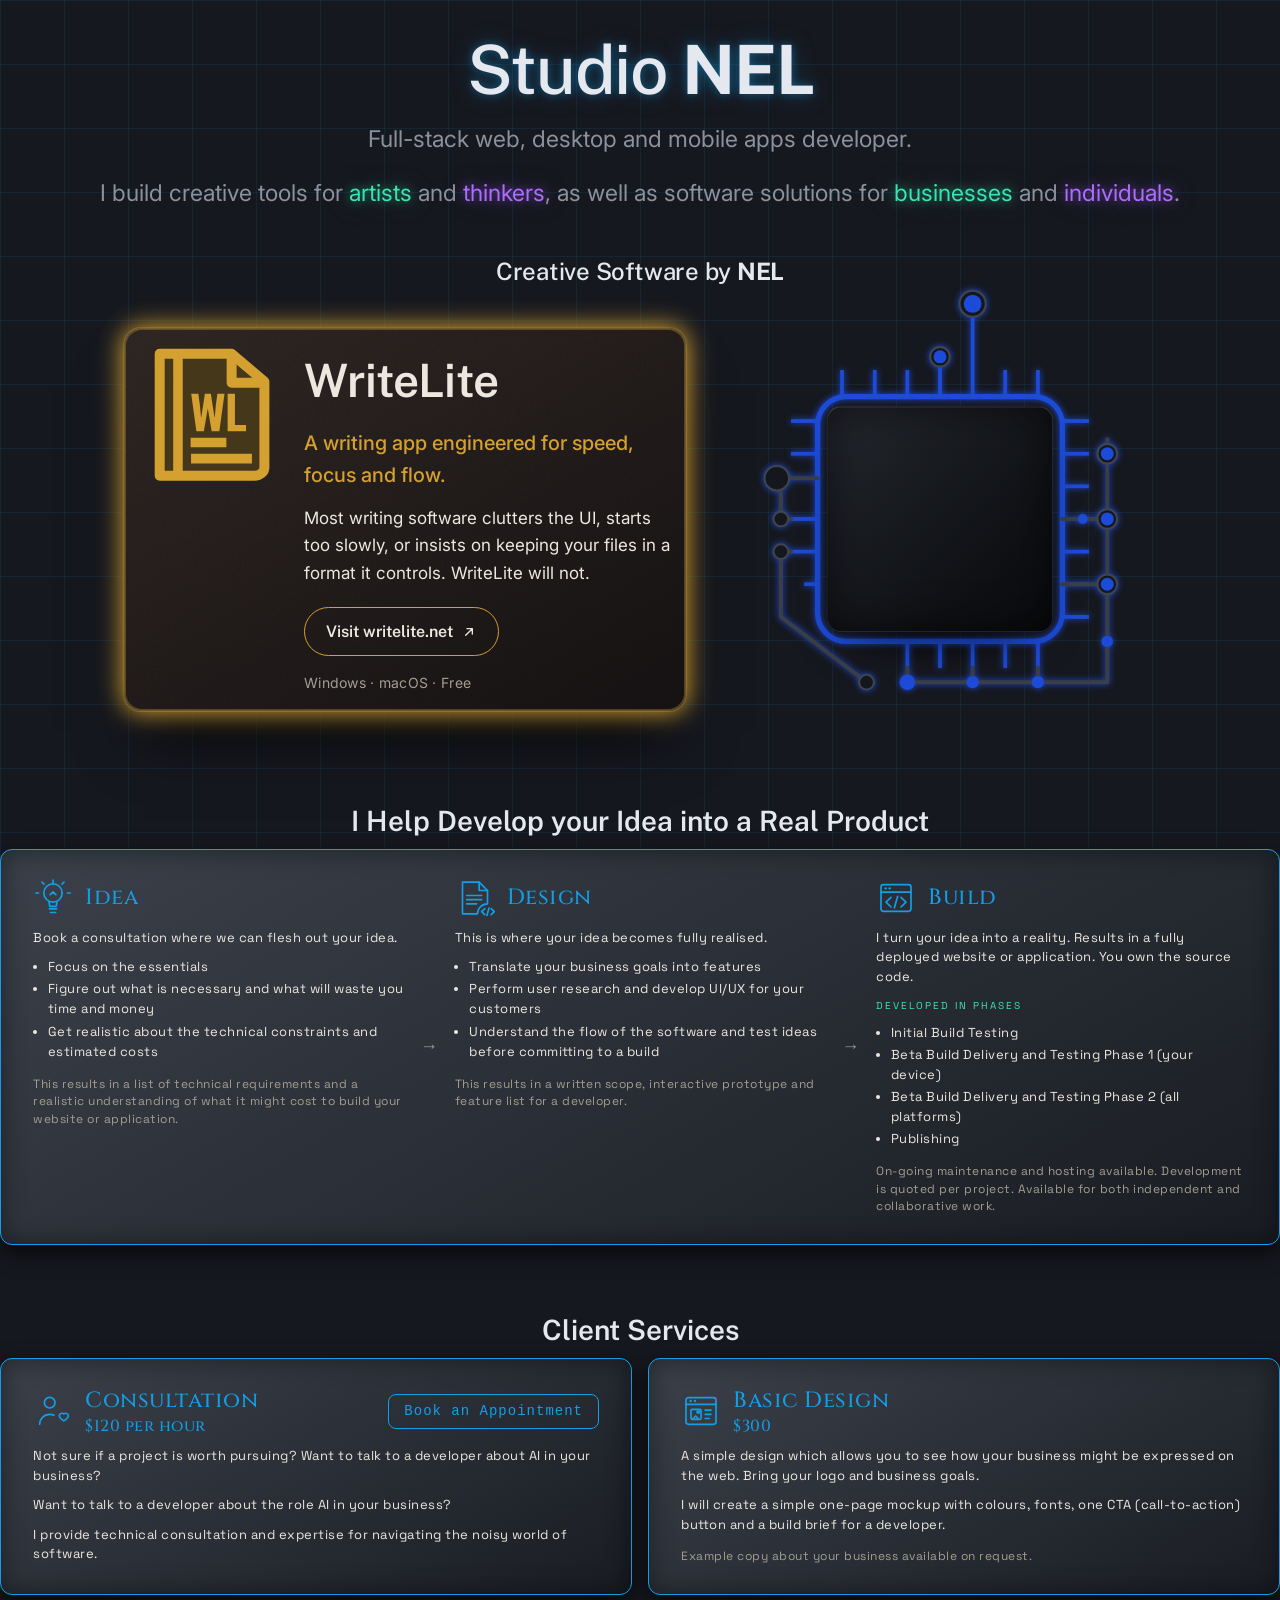
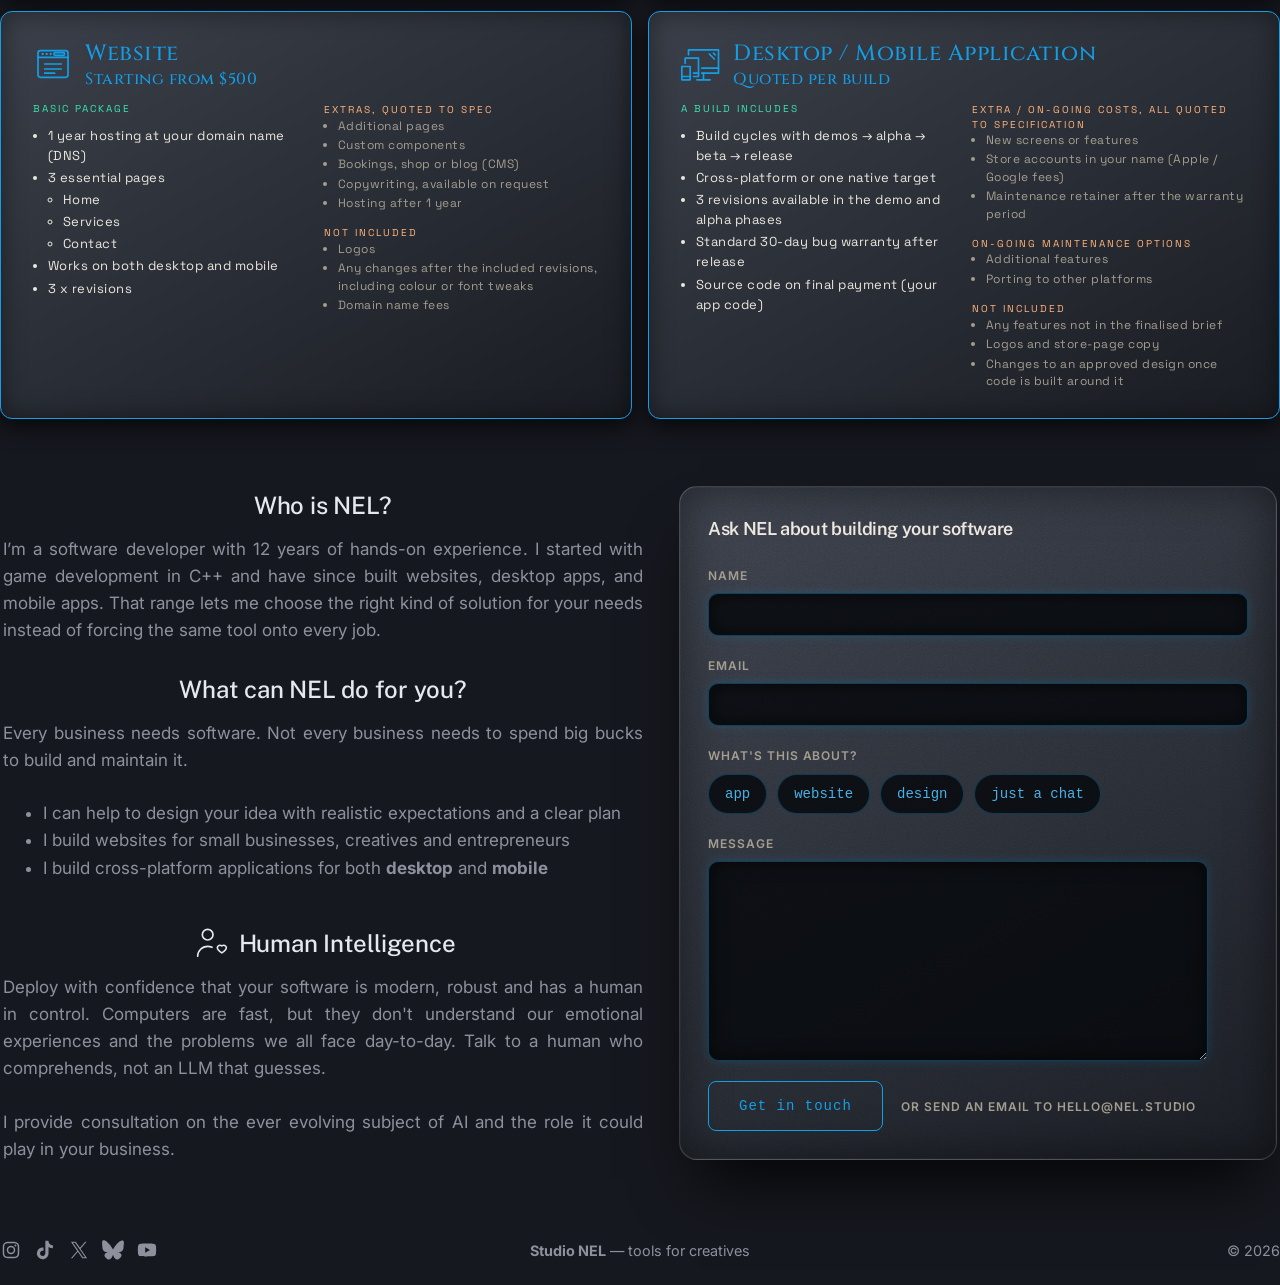
<file: index.html>
<!DOCTYPE html>
<html lang="en">
<head>
  <meta charset="UTF-8">
  <meta name="viewport" content="width=device-width, initial-scale=1.0">
  <title>Studio NEL — tools for creatives</title>
  <meta name="description" content="Studio NEL builds software that puts ownership, freedom, and creative expression back in the hands of the people who use it.">
  <link rel="icon" href="icons/favicon.svg" type="image/svg+xml">
  <link rel="apple-touch-icon" href="icons/nel-logo.png">
  <!--
    ============================================================================
    Studio NEL — index.html (markup only)
    Static, GitHub Pages friendly. No server, no build step.

      styles.css   all styling
      cards.js     WriteLite card motion + the first-paint gate
      contact.js   submit-button motion + the form's POST
      stage.js     kaku
      grid.js      cursor feed for the background grid

    Editable copy is marked "EDIT:" inline below. Site purpose and hosting:
    AGENTS.md. Implementation detail lives in the code.
    ============================================================================
  -->

  <link rel="preconnect" href="https://fonts.googleapis.com">
  <link rel="preconnect" href="https://fonts.gstatic.com" crossorigin>
  <link href="https://fonts.googleapis.com/css2?family=Inter:wght@400;500;600&family=Public+Sans:wght@500;600;700&family=Cinzel:wght@500;700&family=Space+Grotesk:wght@400;500;700&display=swap" rel="stylesheet">

  <link rel="stylesheet" href="styles.css">

  <!-- Classic deferred scripts, in the order the inline blocks used to run.
      NOT type="module": modules fail under file:// (CORS), which would break
      local preview, and there is nothing to import between these files. -->
  <script src="scripts/cards.js" defer></script>
  <script src="scripts/contact.js" defer></script>
  <script src="scripts/stage.js" defer></script>
  <script src="scripts/grid.js" defer></script>
</head>
<!-- Google tag (gtag.js) -->
<script async src="https://www.googletagmanager.com/gtag/js?id=G-VW0EYB2LWG"></script>
<script>
  window.dataLayer = window.dataLayer || [];
  function gtag(){dataLayer.push(arguments);}
  gtag('js', new Date());

  gtag('config', 'G-VW0EYB2LWG');
</script>
<body>
  <!-- Hero -->
  <header class="hero">
    <div class="wrap">
      <h1 class="hero__title">Studio&nbsp;<strong>NEL</strong></h1>
      <!-- EDIT: values-line -->
      <p class="hero__values">Full-stack web, desktop and mobile apps developer.</p>
      <p class="hero__values">I build creative tools for <span class="accent">artists</span> and <span class="accent accent--alt">thinkers</span>, as well as software solutions for <span class="accent">businesses</span> and <span class="accent accent--alt">individuals</span>.</p>
    </div>
  </header>

  <main>
    <!-- Software -->
    <section class="section" id="software">
      <div class="wrap">
        <h2 class="section__title">Creative Software by&nbsp;<strong>NEL</strong></h2>
        <div class="grid">
          <article class="writelite-card" data-magnet>
            <div class="writelite-card__inner">
              <div class="writelite-card__logo">
                <!-- Real WriteLite logo, fixed colours -->
                <img src="icons/wl_logo.svg" alt="WriteLite logo">
              </div>

              <div class="writelite-card__body">
                <h3 class="writelite-card__name">WriteLite</h3>
                <p class="writelite-card__tagline">A writing app engineered for speed, focus and flow.</p>
                <!-- EDIT: wl-description -->
                <p class="writelite-card__desc">
                  Most writing software clutters the UI, starts too slowly, or insists on keeping your files in a format it controls.
                  WriteLite will not.
                </p>
                <div class="writelite-card__foot">
                  <a class="writelite-card__cta" href="https://writelite.net" target="_blank" rel="noopener">
                    Visit writelite.net
                    <svg viewBox="0 0 24 24" width="16" height="16" fill="none" stroke="currentColor" stroke-width="2" stroke-linecap="round" stroke-linejoin="round" aria-hidden="true"><path d="M7 17 17 7M9 7h8v8"/></svg>
                  </a>
                  <span class="writelite-card__meta">Windows · macOS · Free</span>
                </div>
              </div>
            </div>
          </article>

          <!-- kaku — a static square that boots itself once WriteLite has landed.
               Not a .writelite-card and has no magnet: it never flies in, it just
               powers up in place. The lifting/resizing square is .kaku-card; the
               .kaku-stage wrapper is the equal-height grid sibling. The circuit
               SVG is injected by stage.js. -->
          <article class="kaku-stage" aria-label="kaku">
            <div class="kaku-stage__inner" data-phase="dormant">
              <div class="kaku-stage__shadow"></div>
              <div class="kaku-stage__glow"></div>
              <div class="kaku-stage__circuit"><!-- circuit SVG injected by JS --></div>
              <div class="kaku-stage__lift">
                <!-- Card face: a dictionary entry for the working title. The text
                     and the mono line are hidden until the boot reaches 'hold';
                     the etched glyph is always there (grey), and lights up with
                     the rest. stage.js sets data-face / data-typing. -->
                <div class="kaku-card">
                  <div class="kaku-card__face">
                    <!-- Inlined from kaku_logo.svg (fill → currentColor so it can
                         recolour + glow; viewBox tightened from the file's
                         "-27 -879.5 1046 1046" to the ink's own bounds so the mark
                         fills its box). If the logo file changes, re-copy it here. -->
                    <svg class="kaku-card__glyph" viewBox="33 -792 926 871"
                         xmlns="http://www.w3.org/2000/svg" aria-hidden="true">
                      <path fill="currentColor" d="M204-246L204-246L203 1Q148-20 105-48L105-48Q86-60 76-60L76-60Q69-60 69-54L69-54Q69-47 85.500-25.500Q102-4 126 20Q150 44 173.500 61.500Q197 79 211 79L211 79Q228 79 245 62.500Q262 46 262 21L262 21Q262 12 261 3Q260-6 260-16L260-16L261-285Q335-335 361-359Q387-383 387-390L387-390Q387-397 378-397L378-397Q369-397 358-390L358-390Q308-361 262-339L262-339L263-508L355-516Q364-517 371.500-520.500Q379-524 379-531L379-531Q379-538 369.500-548Q360-558 347.500-566.500Q335-575 326-575L326-575Q322-575 320-574L320-574Q301-564 283-563L283-563L263-561L264-749Q264-760 259-767.500Q254-775 234-783L234-783Q212-792 199-792L199-792Q187-792 187-785L187-785Q187-782 190-777L190-777Q200-762 203.500-750.500Q207-739 207-721L207-721L206-557L119-550Q112-549 106-549Q100-549 95-549L95-549Q77-549 65-552L65-552Q63-553 59-553L59-553Q55-553 55-549L55-549Q55-545 56-543L56-543Q58-538 64-526Q70-514 80-504.500Q90-495 105-495L105-495Q112-495 121-496Q130-497 140-498L140-498L206-504L205-309Q151-282 109.500-263.500Q68-245 45-243L45-243Q33-242 33-236L33-236Q33-234 41.500-222Q50-210 63.500-199.500Q77-189 92-189L92-189Q97-189 106-191.500Q115-194 137.500-206Q160-218 204-246ZM762-562L762-562L943-572Q959-572 959-586L959-586Q959-598 941-614Q923-630 905-630L905-630Q897-630 894-629L894-629Q881-624 869-622Q857-620 839-619L839-619L779-615Q787-642 794-673.500Q801-705 807-735L807-735Q807-737 807.500-738.500Q808-740 808-741L808-741Q808-752 795-761Q782-770 766.500-775.500Q751-781 741-781L741-781Q731-781 731-773L731-773Q731-768 732-766L732-766Q735-757 736-750Q737-743 737-735L737-735L737-726Q732-670 720-612L720-612L585-604L570-719Q568-731 557.500-736Q547-741 534-742Q521-743 512-743L512-743Q499-743 499-737L499-737Q499-735 501-731L501-731Q509-717 513-706Q517-695 518-681L518-681L528-600L441-595L429-595Q416-595 403.500-596.500Q391-598 377-600L377-600L374-600Q368-600 368-596L368-596Q368-592 369-590L369-590Q380-559 395.500-551.500Q411-544 424-544L424-544Q430-544 437-544Q444-544 454-545L454-545L534-549L537-523Q540-504 540-478L540-478Q540-459 551.500-451Q563-443 575.500-441Q588-439 589-439L589-439Q604-439 604-452L604-452L604-456L592-553L710-559Q706-534 700-510.500Q694-487 688-465L688-465Q685-453 685-445L685-445Q685-432 692-432L692-432Q699-432 708.500-446Q718-460 728-480.500Q738-501 747-523.500Q756-546 762-562ZM503 53L501 20L863 13Q887 11 887 0L887 0Q887-14 861-41L861-41L891-349Q892-355 895.500-361.500Q899-368 899-375L899-375Q899-381 895-388.500Q891-396 878-404L878-404Q872-410 863.500-412Q855-414 845-414L845-414L838-414L481-397Q454-405 438-409.500Q422-414 414-414L414-414Q404-414 404-407L404-407Q404-405 405.500-401.500Q407-398 408-393L408-393Q418-370 421-332L421-332L439-46Q440-34 440.500-24Q441-14 441-5L441-5Q441 2 440.500 9Q440 16 439 24L439 24Q439 26 438.500 28.500Q438 31 438 33L438 33Q438 43 444 49.500Q450 56 467 65L467 65Q479 71 488 71L488 71Q503 71 503 55L503 55L503 53ZM678-355L827-362L819-237L677-231L678-355ZM480-346L619-352L618-229L487-223L480-346ZM676-180L816-186L806-40L675-37L676-180ZM490-172L618-178L617-36L498-33L490-172Z"/>
                    </svg>
                    <p class="kaku-card__word">Kaku <span class="kaku-card__ipa">| &#712;ka.k&#623; |</span></p>
                    <p class="kaku-card__pos">verb</p>
                    <p class="kaku-card__gloss">Japanese: &ldquo;to draw&rdquo;</p>
                    <!-- typed a character at a time by stage.js; hidden from
                         assistive tech so a half-written string is never read -->
                    <p class="kaku-card__build" aria-hidden="true"><span class="kaku-card__typed"></span><span class="kaku-card__caret"></span></p>
                  </div>
                </div>
                <div class="kaku-stage__rim"></div>
              </div>
            </div>
          </article>
        </div>
      </div>
    </section>

    <!-- Process — one purple card, Idea → Design → Build. No row titles: the
         cards carry their own headings. -->
    <section class="section" id="process">
      <div class="wrap">
        <h2 class="client-package__title">I Help Develop your Idea into a Real Product</h2>
        <div class="grid">
          <div class="client-package__shell">
            <div class="client-package__offers">
              <!-- EDIT: process copy -->
              <article class="client-package__offer client-package__offer--detail" data-accent="blue">
                <div class="client-package__offer-cols">
                  <div class="client-package__offer-col">
                    <div class="client-package__offer-head">
                      <span class="glyph" style="--icon: url('icons/idea.svg')"></span>
                      <div class="client-package__offer-titles">
                        <h3 class="client-package__offer-name">Idea</h3>
                      </div>
                    </div>
                    <p class="client-package__lede">Book a consultation where we can flesh out your idea.</p>
                    <ul class="client-package__list">
                      <li>Focus on the essentials</li>
                      <li>Figure out what is necessary and what will waste you time and money</li>
                      <li>Get realistic about the technical constraints and estimated costs</li>
                    </ul>
                    <p class="client-package__wrap">This results in a list of technical requirements and a realistic understanding of what it might cost to build your website or application.</p>
                  </div>

                  <p class="client-package__bridge" aria-hidden="true"></p>

                  <div class="client-package__offer-col">
                    <div class="client-package__offer-head">
                      <span class="glyph" style="--icon: url('icons/brief.svg')"></span>
                      <div class="client-package__offer-titles">
                        <h3 class="client-package__offer-name">Design</h3>
                      </div>
                    </div>
                    <p class="client-package__lede">This is where your idea becomes fully realised.</p>
                    <ul class="client-package__list">
                      <li>Translate your business goals into features</li>
                      <li>Perform user research and develop UI/UX for your customers</li>
                      <li>Understand the flow of the software and test ideas before committing to a build</li>
                    </ul>
                    <p class="client-package__wrap">This results in a written scope, interactive prototype and feature list for a developer.</p>
                  </div>

                  <p class="client-package__bridge" aria-hidden="true"></p>

                  <div class="client-package__offer-col">
                    <div class="client-package__offer-head">
                      <span class="glyph" style="--icon: url('icons/prototype.svg')"></span>
                      <div class="client-package__offer-titles">
                        <h3 class="client-package__offer-name">Build</h3>
                      </div>
                    </div>
                    <p class="client-package__lede">I turn your idea into a reality. Results in a fully deployed website or application. You own the source code.</p>
                    <p class="client-package__label">Developed in phases</p>
                    <ul class="client-package__list">
                      <li>Initial Build Testing</li>
                      <li>Beta Build Delivery and Testing Phase 1 (your device)</li>
                      <li>Beta Build Delivery and Testing Phase 2 (all platforms)</li>
                      <li>Publishing</li>
                    </ul>
                    <p class="client-package__wrap">On-going maintenance and hosting available. Development is quoted per project. Available for both independent and collaborative work.</p>
                  </div>
                </div>
              </article>
            </div>
          </div>
        </div>
      </div>
    </section>

    <!-- Services — the small packages, both blue. -->
    <section class="section" id="client-services">
      <div class="wrap">
        <!-- EDIT: client-services-heading -->
        <h2 class="client-package__title">Client Services</h2>

        <div class="grid">
          <div class="client-package__shell">
            <div class="client-package__offers">
              <!-- EDIT: Consultation offer copy -->
              <article class="client-package__offer client-package__offer--detail" data-accent="blue">
                <div class="client-package__offer-head">
                  <span class="glyph" style="--icon: url('icons/human.svg')"></span>
                  <div class="client-package__offer-titles">
                    <h3 class="client-package__offer-name">Consultation</h3>
                    <p class="client-package__offer-price">$120 per hour</p>
                  </div>
                  <!-- EDIT: Consultation booking link -->
                  <a class="client-package__book" href="https://calendar.app.google/gUyKjVMUTdrYPZ3T9" target="_blank" rel="noopener"><span class="client-package__book-full">Book an Appointment</span><span class="client-package__book-short">Book</span></a>
                </div>
                <p class="client-package__lede">Not sure if a project is worth pursuing? Want to talk to a developer about AI in your business?</p>
                <p class="client-package__lede">Want to talk to a developer about the role AI in your business?</p>
                <p class="client-package__lede">I provide technical consultation and expertise for navigating the noisy world of software.</p>
              </article>

              <!-- EDIT: Basic Design offer copy -->
              <article class="client-package__offer client-package__offer--detail" data-accent="blue">
                <div class="client-package__offer-head">
                  <span class="glyph" style="--icon: url('icons/design.svg')"></span>
                  <div class="client-package__offer-titles">
                    <h3 class="client-package__offer-name">Basic Design</h3>
                    <p class="client-package__offer-price">$300</p>
                  </div>
                </div>
                <p class="client-package__lede">A simple design which allows you to see how your business might be expressed on the web. Bring your logo and business goals.</p>
                <p class="client-package__lede">I will create a simple one-page mockup with colours, fonts, one CTA (call-to-action) button and a build brief for a developer.</p>
                <p class="client-package__wrap">Example copy about your business available on request.</p>
              </article>
            </div>
          </div>
        </div>
      </div>
    </section>

    <!-- Packages — the big builds, includes left, extras right. -->
    <section class="section" id="client-packages">
      <div class="wrap">
        <div class="grid">
          <div class="client-package__shell">
            <div class="client-package__offers">
              <!-- EDIT: Website package copy -->
              <article class="client-package__offer client-package__offer--detail" data-accent="blue">
                <div class="client-package__offer-head">
                  <span class="glyph" style="--icon: url('icons/website.svg')"></span>
                  <div class="client-package__offer-titles">
                    <h3 class="client-package__offer-name">Website</h3>
                    <p class="client-package__offer-price">Starting from $500</p>
                  </div>
                </div>
                <div class="client-package__offer-cols">
                  <div class="client-package__offer-col">
                    <p class="client-package__label">Basic Package</p>
                    <ul class="client-package__list">
                      <li>1 year hosting at your domain name (DNS)</li>
                      <li>3 essential pages
                        <ul>
                          <li>Home</li>
                          <li>Services</li>
                          <li>Contact</li>
                        </ul>
                      </li>
                      <li>Works on both desktop and mobile</li>
                      <li>3 x revisions</li>
                    </ul>
                  </div>
                  <div class="client-package__offer-col">
                    <p class="client-package__label client-package__wrap">Extras, quoted to spec</p>
                    <ul class="client-package__list client-package__wrap">
                      <li>Additional pages</li>
                      <li>Custom components</li>
                      <li>Bookings, shop or blog (CMS)</li>
                      <li>Copywriting, available on request</li>
                      <li>Hosting after 1 year</li>
                    </ul>
                    <p class="client-package__label client-package__wrap">Not included</p>
                    <ul class="client-package__list client-package__wrap">
                      <li>Logos</li>
                      <li>Any changes after the included revisions, including colour or font tweaks</li>
                      <li>Domain name fees</li>
                    </ul>
                  </div>
                </div>
              </article>

              <!-- EDIT: Desktop / Mobile package copy -->
              <article class="client-package__offer client-package__offer--detail" data-accent="blue">
                <div class="client-package__offer-head">
                  <span class="glyph" style="--icon: url('icons/publish.svg')"></span>
                  <div class="client-package__offer-titles">
                    <h3 class="client-package__offer-name">Desktop / Mobile Application</h3>
                    <p class="client-package__offer-price">Quoted per build</p>
                  </div>
                </div>
                <div class="client-package__offer-cols">
                  <div class="client-package__offer-col">
                    <p class="client-package__label">A Build Includes</p>
                    <ul class="client-package__list">
                      <li>Build cycles with demos → alpha → beta → release</li>
                      <li>Cross-platform or one native target</li>
                      <li>3 revisions available in the demo and alpha phases</li>
                      <li>Standard 30-day bug warranty after release</li>
                      <li>Source code on final payment (your app code)</li>
                    </ul>
                  </div>
                  <div class="client-package__offer-col">
                    <p class="client-package__label client-package__wrap">Extra / on-going costs, all quoted to specification</p>
                    <ul class="client-package__list client-package__wrap">
                      <li>New screens or features</li>
                      <li>Store accounts in your name (Apple / Google fees)</li>
                      <li>Maintenance retainer after the warranty period</li>
                    </ul>
                    <p class="client-package__label client-package__wrap">On-going maintenance options</p>
                    <ul class="client-package__list client-package__wrap">
                      <li>Additional features</li>
                      <li>Porting to other platforms</li>
                    </ul>
                    <p class="client-package__label client-package__wrap">Not included</p>
                    <ul class="client-package__list client-package__wrap">
                      <li>Any features not in the finalised brief</li>
                      <li>Logos and store-page copy</li>
                      <li>Changes to an approved design once code is built around it</li>
                    </ul>
                  </div>
                </div>
              </article>
            </div>
          </div>
        </div>
      </div>
    </section>

    <!-- Studio intro — pitch copy left, contact form right. -->
    <section class="section" id="studio-intro">
      <div class="wrap">
        <div class="grid">
          <div class="studio-intro">
            <h2 class="section__title section__title--icon">Who is NEL?</h2>
              <p class="section__lede">I’m a software developer with 12 years of hands-on experience.
                  I started with game development in C++ and have since built websites, desktop apps,
                  and mobile apps. That range lets me choose the right kind of solution for your needs
                  instead of forcing the same tool onto every job.</p>

            <h2 class="section__title">What can NEL do for you?</h2>
            <p class="section__lede">Every business needs software. Not every
              business needs to spend big bucks to build and maintain it.</p>
              <ul class="section__list">
                <li>I can help to design your idea with realistic expectations and a clear plan</li>
                <li>I build websites for small businesses, creatives and entrepreneurs</li>
                <li>I build cross-platform applications for both <strong>desktop</strong> and <strong>mobile</strong></li>
              </ul>

            <h2 class="section__title section__title--icon">
              <span class="glyph section__title-icon" style="--icon: url('icons/human.svg')" aria-hidden="true"></span>
              Human Intelligence
            </h2>
            <p class="section__lede">Deploy with confidence that your software is modern,
              robust and has a human in control. Computers are fast, but they don't
              understand our emotional experiences and the problems we all face day-to-day.
              Talk to a human who comprehends, not an LLM that guesses.</p>
            <p class="section__lede">I provide consultation on the ever evolving subject of AI
                and the role it could play in your business.</p>

          </div>

          <!-- Contact card — static stone island. Form structure only; fields TBD. -->
          <section class="contact-card" id="contact" aria-label="Contact">
            <div class="contact-card__inner">
              <!-- EDIT: contact-heading -->
              <h3 class="contact-card__title">Ask NEL about building your software</h3>
              <form class="contact-form">
                <!-- EDIT: contact-fields -->
                <div class="contact-form__field">
                  <label class="contact-form__label" for="cf-name">Name</label>
                  <input class="contact-form__input" id="cf-name" name="name" type="text" autocomplete="name">
                </div>

                <div class="contact-form__field">
                  <label class="contact-form__label" for="cf-email">Email</label>
                  <input class="contact-form__input" id="cf-email" name="email" type="email" autocomplete="email">
                </div>

                <fieldset class="contact-form__field contact-form__topics">
                  <legend class="contact-form__label">What's this about?</legend>
                  <label class="contact-form__topic">
                    <input type="radio" name="topic" value="app">
                    <span>app</span>
                  </label>
                  <label class="contact-form__topic">
                    <input type="radio" name="topic" value="website">
                    <span>website</span>
                  </label>
                  <label class="contact-form__topic">
                    <input type="radio" name="topic" value="design">
                    <span>design</span>
                  </label>
                  <label class="contact-form__topic">
                    <input type="radio" name="topic" value="chat">
                    <span>just a chat</span>
                  </label>
                </fieldset>

                <div class="contact-form__field">
                  <label class="contact-form__label" for="cf-message">Message</label>
                  <textarea class="contact-form__message" id="cf-message" name="message"></textarea>
                </div>

                <div class="contact-form__actions">
                  <button class="contact-form__submit" type="submit"><span class="contact-form__submit-label">Get in touch</span></button>
                  <p class="contact-form__label contact-form__hint">or send an email to hello@nel.studio</p>
                </div>

                <!-- failure message only; success shows on the button itself -->
                <p class="contact-form__status" role="alert" hidden></p>
              </form>
            </div>
          </section>
        </div>
      </div>
    </section>
  </main>

  <footer class="foot wrap">
    <nav class="foot__social" aria-label="Studio NEL on social media">
      <a href="https://www.instagram.com/studio_nel_/" target="_blank" rel="noopener noreferrer" aria-label="Instagram">
        <span class="foot__social-icon" style="--icon: url('icons/instagram.svg')" aria-hidden="true"></span>
      </a>
      <a href="https://www.tiktok.com/@studio_nel_" target="_blank" rel="noopener noreferrer" aria-label="TikTok">
        <span class="foot__social-icon" style="--icon: url('icons/tiktok.svg')" aria-hidden="true"></span>
      </a>
      <a href="https://x.com/NEL_studio_" target="_blank" rel="noopener noreferrer" aria-label="X">
        <span class="foot__social-icon" style="--icon: url('icons/twitter.svg')" aria-hidden="true"></span>
      </a>
      <a href="https://bsky.app/profile/studio-nel.bsky.social" target="_blank" rel="noopener noreferrer" aria-label="Bluesky">
        <span class="foot__social-icon" style="--icon: url('icons/bluesky.svg')" aria-hidden="true"></span>
      </a>
      <a href="https://www.youtube.com/@Studio_NEL_95" target="_blank" rel="noopener noreferrer" aria-label="YouTube">
        <span class="foot__social-icon" style="--icon: url('icons/youtube.svg')" aria-hidden="true"></span>
      </a>
    </nav>
    <span><strong>Studio NEL</strong> — tools for creatives</span>
    <span>© 2026</span>
  </footer>

</body>
</html>
</file>
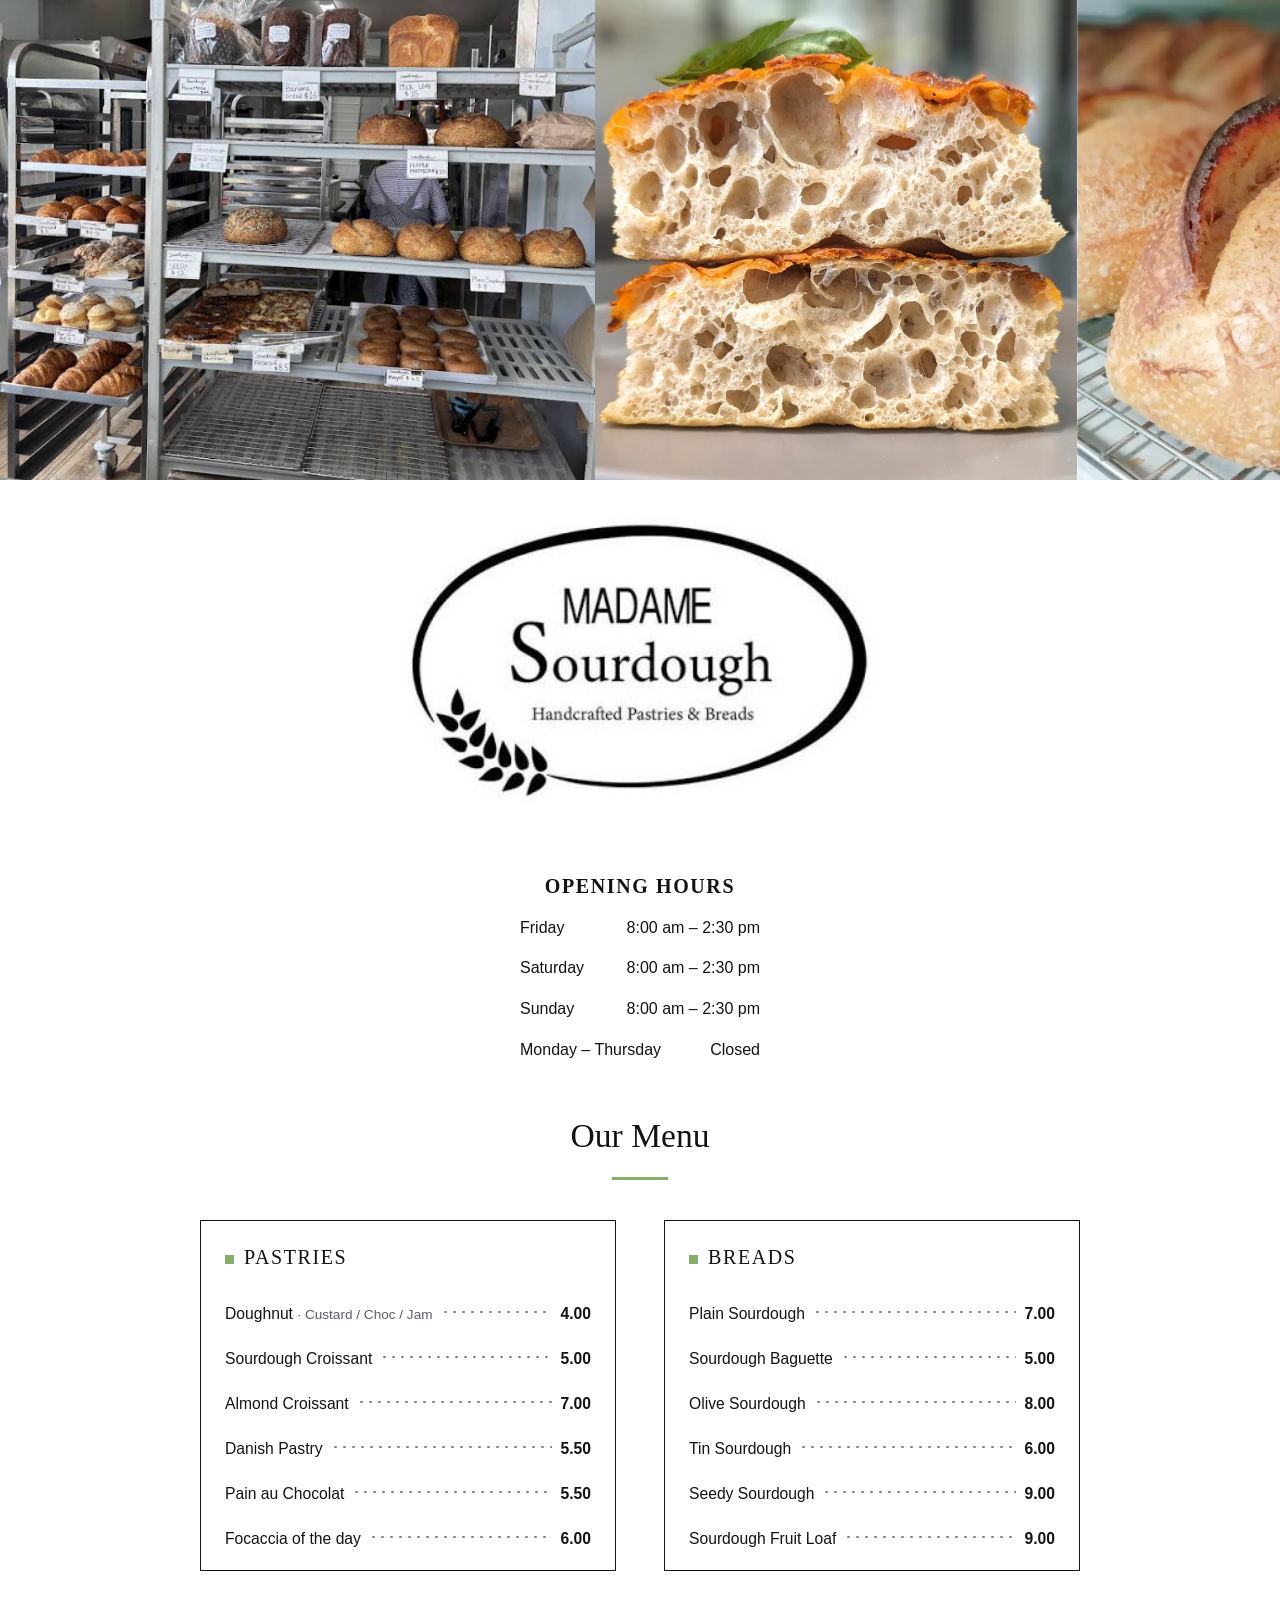
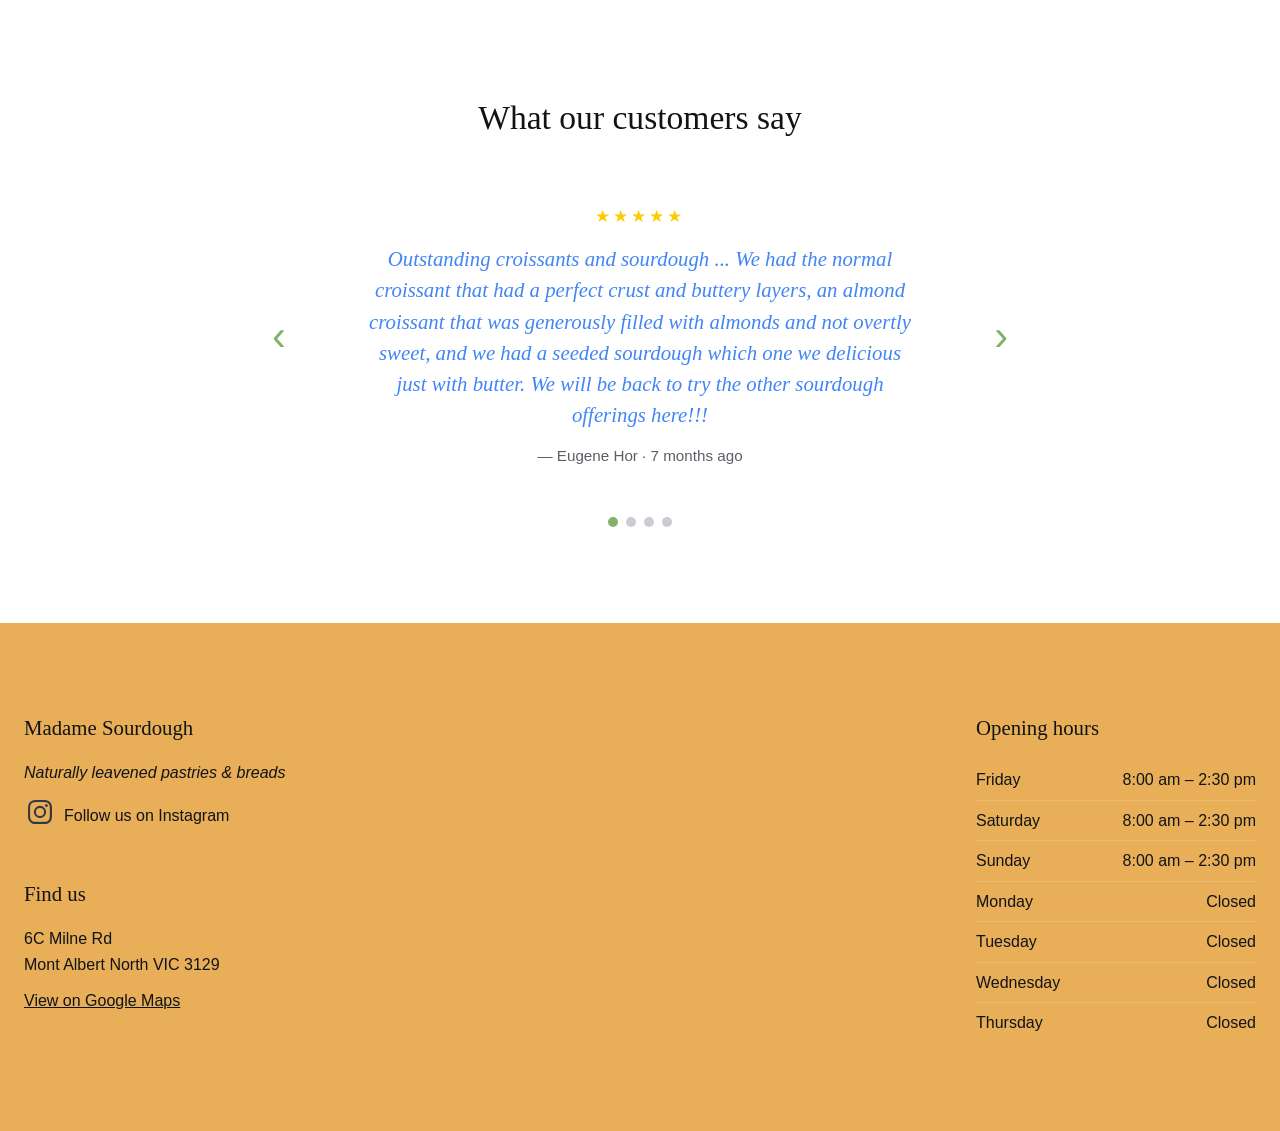
<file: madamesourdough/index.html>
<!DOCTYPE html>
<html lang="en-AU">
<head>
  <meta charset="UTF-8">
  <meta name="viewport" content="width=device-width, initial-scale=1.0">
  <title>Madame Sourdough — Handcrafted Pastries &amp; Breads</title>
  <meta name="description" content="Madame Sourdough — handcrafted sourdough breads, laminated pastries and pies in Mont Albert North, Melbourne.">
  <link rel="stylesheet" href="styles.css">
</head>
<body>

  <section class="hero-slideshow" aria-label="Photos from our bakery">
    <div class="hero-slideshow__track">
      <div class="hero-slideshow__set">
        <img src="bakery 1.png" alt="Shelves of freshly baked breads and pastries, labelled by hand">
        <img src="bakery 2.png" alt="Slice of sourdough bread showing an open, airy crumb">
        <img src="bakery 3.png" alt="Hand-shaped sourdough boule cooling on a wire rack">
        <img src="bakery 4.png" alt="Wood-fired pie topped with eggs, tomatoes, mushrooms and basil">
        <img src="bakery 5.png" alt="Tray of golden, glossy croissants">
        <img src="bakery 6.png" alt="Rows of freshly baked sourdough">
        <img src="bakery 7.png" alt="Tray of golden, glossy pastry treats">
        <img src="bakery 8.png" alt="Steaming fresh pasty variety">
        <img src="bakery 9.png" alt="Golden loafs of seeded breads">
        <img src="bakery 10.png" alt="Croissant cut in half and opened up">
      </div>
      <div class="hero-slideshow__set" aria-hidden="true">
        <img src="bakery 1.png" alt="">
        <img src="bakery 2.png" alt="">
        <img src="bakery 3.png" alt="">
        <img src="bakery 4.png" alt="">
        <img src="bakery 5.png" alt="">
        <img src="bakery 6.png" alt="">
        <img src="bakery 7.png" alt="">
        <img src="bakery 8.png" alt="">
        <img src="bakery 9.png" alt="">
        <img src="bakery 10.png" alt="">
      </div>
    </div>
  </section>

  <header class="site-header">
    <img src="web-logo.jpeg" alt="Madame Sourdough — Handcrafted Pastries &amp; Breads" class="site-logo">
  </header>

  <div class="site-hours site-hours--below">
    <h3 class="site-hours__title">Opening hours</h3>
    <ul class="hours hours--light">
      <li><span>Friday</span><span>8:00 am – 2:30 pm</span></li>
      <li><span>Saturday</span><span>8:00 am – 2:30 pm</span></li>
      <li><span>Sunday</span><span>8:00 am – 2:30 pm</span></li>
      <li><span>Monday – Thursday</span><span>Closed</span></li>
    </ul>
  </div>

  <section class="menu" aria-label="Menu">
    <div class="container">
      <h2 class="menu__title">Our Menu</h2>
      <div class="menu__grid">

        <div class="menu__group">
          <h3 class="menu__group-title">Pastries</h3>
          <ul class="menu__list">
            <li class="menu__row"><span class="menu__name">Doughnut <span class="menu__sub">· Custard / Choc / Jam</span></span><span class="menu__price">4.00</span></li>
            <li class="menu__row"><span class="menu__name">Sourdough Croissant</span><span class="menu__price">5.00</span></li>
            <li class="menu__row"><span class="menu__name">Almond Croissant</span><span class="menu__price">7.00</span></li>
            <li class="menu__row"><span class="menu__name">Danish Pastry</span><span class="menu__price">5.50</span></li>
            <li class="menu__row"><span class="menu__name">Pain au Chocolat</span><span class="menu__price">5.50</span></li>
            <li class="menu__row"><span class="menu__name">Focaccia of the day</span><span class="menu__price">6.00</span></li>
          </ul>
        </div>

        <div class="menu__group">
          <h3 class="menu__group-title">Breads</h3>
          <ul class="menu__list">
            <li class="menu__row"><span class="menu__name">Plain Sourdough</span><span class="menu__price">7.00</span></li>
            <li class="menu__row"><span class="menu__name">Sourdough Baguette</span><span class="menu__price">5.00</span></li>
            <li class="menu__row"><span class="menu__name">Olive Sourdough</span><span class="menu__price">8.00</span></li>
            <li class="menu__row"><span class="menu__name">Tin Sourdough</span><span class="menu__price">6.00</span></li>
            <li class="menu__row"><span class="menu__name">Seedy Sourdough</span><span class="menu__price">9.00</span></li>
            <li class="menu__row"><span class="menu__name">Sourdough Fruit Loaf</span><span class="menu__price">9.00</span></li>
          </ul>
        </div>

      </div>
    </div>
  </section>

  <section class="testimonials" aria-label="Customer reviews">
    <div class="container">
      <h2 class="testimonials__title">What our customers say</h2>
      <div class="carousel" id="reviews-carousel" aria-roledescription="carousel">
        <button type="button" class="carousel__btn carousel__btn--prev" id="carousel-prev" aria-label="Previous review">&#8249;</button>
        <div class="carousel__viewport" id="carousel-viewport"></div>
        <button type="button" class="carousel__btn carousel__btn--next" id="carousel-next" aria-label="Next review">&#8250;</button>
      </div>
      <div class="carousel__dots" id="carousel-dots"></div>
    </div>
  </section>

  <footer class="site-footer">
    <div class="footer-grid">
      <div class="footer-col">
        <h3>Madame Sourdough</h3>
        <p class="footer-tagline">Naturally leavened pastries &amp; breads</p>
        <p class="footer-social">
          <a href="https://www.instagram.com/madamesourdough/" target="_blank" rel="noopener" aria-label="Madame Sourdough on Instagram">
            <img src="instagram.svg" alt="" aria-hidden="true" />
          </a>
          Follow us on Instagram
        </p>
        <div class="footer-findus">
          <h3>Find us</h3>
          <p>
              <address class="footer-address">
                6C Milne Rd<br>
                Mont Albert North VIC 3129
              </address>
          </p>
          <a href="https://www.google.com/maps/place/Madame+Sourdough/@-37.8001382,145.1085812,17z/data=!4m6!3m5!1s0x6ad647a042423c83:0xea17d5ddab0fd6e6!8m2!3d-37.800117!4d145.1114196!16s%2Fg%2F11r6fdbwjp" target="_blank" rel="noopener">
            View on Google Maps
          </a>
        </div>
      </div>

      <div class="footer-col footer-map">
        <iframe
          class="footer-map__frame"
          src="https://maps.google.com/maps?q=Madame%20Sourdough%2C%206C%20Milne%20Rd%2C%20Mont%20Albert%20North%20VIC%203129&amp;z=16&amp;output=embed"
          title="Map showing Madame Sourdough, 6C Milne Rd, Mont Albert North VIC 3129"
          loading="lazy"
          referrerpolicy="no-referrer-when-downgrade"
          allowfullscreen></iframe>
      </div>

      <div class="footer-col footer-hours">
        <h3>Opening hours</h3>
        <ul class="hours">
          <li><span>Friday</span><span>8:00 am – 2:30 pm</span></li>
          <li><span>Saturday</span><span>8:00 am – 2:30 pm</span></li>
          <li><span>Sunday</span><span>8:00 am – 2:30 pm</span></li>
          <li><span>Monday</span><span>Closed</span></li>
          <li><span>Tuesday</span><span>Closed</span></li>
          <li><span>Wednesday</span><span>Closed</span></li>
          <li><span>Thursday</span><span>Closed</span></li>
        </ul>
      </div>
    </div>
  </footer>

  <script src="scripts.js"></script>
</body>
</html>
</file>
<file: styles.css>
/* ===========================================================================
   Studio NEL — styles.css

   Groups run in dependency order: tokens, base, layout, then one group
   per component, then responsive and accessibility last.

   ORDER IS LOAD-BEARING in two places:
     • .contact-form__field must stay ABOVE .contact-form__topics
     • both @media blocks must stay LAST
   Everything else is settled by specificity and may be moved freely.

   @keyframes live with the component that uses them, not in a global block.
   =========================================================================== */


/* ===========================================================================
   1. TOKENS
   =========================================================================== */

:root {
  --font-display: 'Public Sans', ui-sans-serif, system-ui, sans-serif;
  --font-body: 'Inter', ui-sans-serif, system-ui, -apple-system, sans-serif;

  --radius: 18px;

  --ease: cubic-bezier(0.22, 0.61, 0.36, 1);

  /* Granite */
  --granite-950: #16181f;      /* deepest — page bg */
  --granite-900: #1f222c;      /* raised surface — same hue, lifted */
  --granite-ink: #e6e8ef;      /* cool off-white text */
  --granite-muted: #8d919d;    /* blue-grey muted */

  /* Cornflower — the site accent */
  --blue-fill: #139fe8;   /* site accent / solid fill / buttons / title glow */
  --blue-kaku: #1c4bd9;   /* kaku's own energy accent — drives its glow, circuit + rim */

  /* Background grid. The two rgba values carry --blue-fill's channels by hand,
     because a hex token can't be given an alpha — change --blue-fill and these
     must be changed with it. */
  --grid-size: 64px;                       /* cell pitch */
  --grid-width: 1px;                       /* line thickness */
  --grid-dim: rgba(19, 159, 232, 0.10);    /* resting line */
  --grid-lit: rgba(19, 159, 232, 0.85);    /* line inside the cursor glow */
  --glow-core: 28px;                       /* full-strength radius */
  --glow-edge: 140px;                      /* fade reaches zero */

  /* Hero subheading words */
  --accent-artists: #39e6b0;      /* "artists" — teal */
  --accent-thinkers: #b06bff;  /* "thinkers" — purple */

  /* Page colours — one site style */
  --bg: var(--granite-950);
  --surface: var(--granite-900);
  --text: var(--granite-ink);
  --muted: var(--granite-muted);
  --line: rgba(255, 255, 255, 0.09);
  --accent: var(--blue-fill);         /* site accent — fills */
  --accent-ink: #ffffff;              /* text on accent fills */
  --accent-text: var(--blue-fill);    /* accent as text/links */
}


/* ===========================================================================
   2. BASE
   =========================================================================== */

* { box-sizing: border-box; }

html { scroll-behavior: smooth; }

body {
  margin: 0;
  display: flex;                   /* sticky-footer column */
  flex-direction: column;
  min-height: 100vh;               /* fallback */
  min-height: 100dvh;              /* mobile dynamic viewport */
  background-color: var(--bg);
  /* Cursor position for the grid glow, fed by grid.js. Declared here, NOT on
     ::after — grid.js writes them to body's inline style, and a declaration on
     the pseudo-element would beat the inherited value. Off-screen until the
     pointer moves, so nothing glows on load. */
  --mx: -9999px;
  --my: -9999px;
  color: var(--text);
  overflow-x: hidden;              /* card glides in from off-screen left — no scrollbar flash */
  font-family: var(--font-body);
  font-size: 17px;
  line-height: 1.6;
  -webkit-font-smoothing: antialiased;
  text-rendering: optimizeLegibility;
}

/* Background grid — two viewport-fixed layers behind everything. ::before is the
   resting grid; ::after is a lit copy of it, revealed only inside a radial mask
   centred on the cursor. Both sit at z-index -1: above the body background
   colour (which paints as the page canvas) and below all content.
   Do NOT add mix-blend-mode here. A blend mode isolates the parent, which would
   make body a stacking context and blend the layer against an empty backdrop
   instead of the page ground. Brightness lives in --grid-lit's alpha. */
body::before,
body::after {
  content: "";
  position: fixed;                 /* body has no transform/filter, so: viewport */
  inset: 0;
  z-index: -1;
  pointer-events: none;            /* never intercept clicks on the cards */
}

body::before {
  background-image:
    repeating-linear-gradient(to right, var(--grid-dim) 0 var(--grid-width),
                              transparent var(--grid-width) var(--grid-size)),
    repeating-linear-gradient(to bottom, var(--grid-dim) 0 var(--grid-width),
                              transparent var(--grid-width) var(--grid-size));
}

body::after {
  background-image:
    repeating-linear-gradient(to right, var(--grid-lit) 0 var(--grid-width),
                              transparent var(--grid-width) var(--grid-size)),
    repeating-linear-gradient(to bottom, var(--grid-lit) 0 var(--grid-width),
                              transparent var(--grid-width) var(--grid-size));
  -webkit-mask-image: radial-gradient(circle var(--glow-edge) at var(--mx) var(--my),
                        #000 0%, #000 var(--glow-core), transparent 100%);
          mask-image: radial-gradient(circle var(--glow-edge) at var(--mx) var(--my),
                        #000 0%, #000 var(--glow-core), transparent 100%);
  -webkit-mask-repeat: no-repeat;
          mask-repeat: no-repeat;
}

/* Colour transitions only after first paint (avoids animating the load) */
body.ready {
  transition: background-color 0.28s var(--ease), color 0.28s var(--ease),
              border-color 0.28s var(--ease);
}

.wrap {
  width: 100%;
}

a { color: var(--accent-text); }

main { flex: 1 0 auto; }           /* grow so the footer sits at the viewport bottom */


/* ===========================================================================
   3. LAYOUT — sections and the software / studio-intro / client-package rows
   =========================================================================== */

.section {
  padding-block-start: 40px;                      /* fixed gap: subtitle → title */
  padding-block-end: 27px;                        /* space above the footer */
}

/* Studio-intro row: pitch copy | contact card. Shared 36px gap (24px under 720);
   flex-start so the tall form does not stretch the copy column. */
#studio-intro .grid { align-items: flex-start; }

/* Services + packages sit under the Client Services heading, so the two rows
   read as one band: 0 + 16 = the same 16px as the card↔card gap. */
#client-services { padding-block-end: 0; }
#client-packages { padding-block-start: 16px; }

/* Intro column sizes to content; lede/list already cap at 640px. */
.studio-intro { min-width: 0; }

.section__title {
  font-family: var(--font-display);
  font-weight: 500;
  font-size: 24px;
  letter-spacing: -0.01em;
  text-align: center;
  margin: 0 0 11px;
}

/* Icon at the front of a section title; 1em tracks the title size (24 / 18). */
.section__title--icon {
  display: flex;
  align-items: center;
  justify-content: center;
  gap: 8px;
}

.section__title-icon {
  width: 40px;
  height: 40px;
  flex: 0 0 auto;
}

/* Intro paragraph under a section title. max-width is a measure cap, not a
   derived number — without it the line runs the full 1034px row. */
.section__lede {
  max-width: 640px;
  margin: 0 auto 11px;
  text-align: justify;
  color: var(--muted);
  text-wrap: pretty;
  padding-bottom: 15px;
}

.section__list
{
  max-width: 640px;
  margin: 0 auto 11px;
  text-align: left;
  color: var(--muted);
  text-wrap: pretty;
  padding-bottom: 30px;
}

/* Product grid — holds up to 3, centres 1 */
.grid {
  display: flex;
  flex-wrap: wrap;
  justify-content: center;
  gap: 36px;
  align-items: stretch;            /* equal-height cards when paired */
}


/* ===========================================================================
   4. HERO
   =========================================================================== */

.hero {
  display: flex;
  flex-direction: column;
  justify-content: center;
  align-items: center;
  text-align: center;
  padding-top: 36px;                        /* space above the title */
  padding-bottom: 0;                        /* gap below is owned by .section top */
}
.hero__title {
  font-family: 'Public Sans', var(--font-body);
  font-weight: 500;
  font-size: 68px;
  line-height: 0.98;
  letter-spacing: -0.02em;
  margin: 0;
  text-shadow:
    0 0 10px color-mix(in srgb, var(--accent) 45%, transparent),
    0 0 24px color-mix(in srgb, var(--accent) 25%, transparent);
}

.hero__values {
  margin: 18px auto 0;
  font-size: 23px;
  color: var(--muted);
  text-align: center;
  font-weight: 400;
}
.hero__values .accent {
  color: var(--accent-artists);
  text-shadow:
    0 0 12px color-mix(in srgb, var(--accent-artists) 60%, transparent),
    0 0 30px color-mix(in srgb, var(--accent-artists) 35%, transparent);
}
/* "thinkers" — swap the local token so colour AND glow both go purple */
.hero__values .accent--alt { --accent-artists: var(--accent-thinkers); }


/* ===========================================================================
   5. WRITELITE CARD — stone island
   Behaviour knobs + palette live on the class.
   =========================================================================== */

.writelite-card {
  --accent: #d4a030;               /* neon rim / amber accent */
  --glow: 1;                        /* rim glow strength multiplier */
  --range: 24;                      /* px beyond the edge the magnet pull reaches */
  --pull: 5;                        /* peak magnet drift */
  --pc-text: #ece8df;              /* foreground on stone */
  --pc-muted: #a49e90;             /* meta line */
  --pc-ink: #1f1e1a;               /* text on an amber fill */
  perspective: 900px;
  flex: 0 0 564px;                  /* fixed 564px — never grows or shrinks to fill */
  max-width: 100%;                  /* shrink only when the viewport is narrower than the card */
  margin-top: 25px;                 /* aligns the card's top with the kaku chip's top; zeroed once stacked */
  /* `both` fill is load-bearing: the backwards fill is what parks the card
     off-screen-left rather than invisible, so it reads as a solid card flying
     in from outside the page. --glide-delay lets future cards stagger. */
  animation: pc-glide 2.2s var(--ease) both var(--glide-delay, 0ms);
}

/* Once the glide finishes, the outer card hands off to the idle bob and the
   inner drops its bank animation so JS can own the inner's pull/tilt transform. */
.writelite-card.is-landed { animation: writelite-bob 3.6s ease-in-out infinite; }
.writelite-card.is-landed .writelite-card__inner { animation: none; }

.writelite-card__inner {
  position: relative;
  border-radius: var(--radius);
  display: grid;
  grid-template-columns: 144px 1fr;
  gap: 20px;
  padding: 16px;
  align-items: center;
  color: var(--pc-text);
  transform-style: preserve-3d;
  background: linear-gradient(150deg, #2a2320, #131011);
  border: 1px solid rgba(255, 255, 255, 0.12);
  box-shadow: 0 40px 60px -20px rgba(0, 0, 0, 0.8),
              inset 0 0 0 1px rgba(255, 255, 255, 0.04);
  animation: pc-bank 2.2s var(--ease) both var(--glide-delay, 0ms);
}
/* Lazy cursor-follow: the pull + tilt ease toward each new pointer position
   over ~1.5s, so the card drafts after the mouse instead of snapping to it. */
body.ready .writelite-card,
body.ready .writelite-card__inner { transition: transform 1.5s var(--ease); }

/* stone grain — baked feTurbulence data-URI */
.writelite-card__inner::before {
  content: ""; position: absolute;
  inset: 0; border-radius: var(--radius);
  pointer-events: none;
  opacity: 0.35; mix-blend-mode: overlay;
  background-image: url("data:image/svg+xml,%3Csvg xmlns='http://www.w3.org/2000/svg' width='200' height='200'%3E%3Cfilter id='c'%3E%3CfeTurbulence type='fractalNoise' baseFrequency='0.7' numOctaves='3'/%3E%3CfeColorMatrix type='saturate' values='0'/%3E%3C/filter%3E%3Crect width='100%25' height='100%25' filter='url(%23c)'/%3E%3C/svg%3E");
}
/* neon rim — driven entirely by --accent (no overflow:hidden or the glow clips) */
.writelite-card__inner::after {
  content: ""; position: absolute; inset: 0; border-radius: var(--radius);
  pointer-events: none;
  border: 1px solid color-mix(in srgb, var(--accent) 40%, transparent);
  box-shadow: 0 0 24px calc(var(--glow) * 2px) var(--accent),
              inset 0 0 0 1px color-mix(in srgb, var(--accent) 33%, transparent);
}
/* lift the real content above the grain/rim pseudo-layers so text stays crisp */
.writelite-card__inner > * { position: relative; z-index: 1; }

.writelite-card__logo {
  display: grid;
  place-items: center;
  align-self: start;
}
.writelite-card__logo img {
  width: 144px;
  height: auto;
}

.writelite-card__name {
  font-family: var(--font-display);
  font-weight: 600;
  font-size: 46px;
  letter-spacing: -0.02em;
  margin: 0;
}
.writelite-card__tagline {
  margin: 10px 0 0;
  font-size: 20px;
  color: var(--accent);
  font-weight: 500;
}
.writelite-card__desc {
  margin: 14px 0 0;
  color: var(--pc-text);
  max-width: 460px;
}
.writelite-card__foot {
  margin-top: 20px;
  display: flex;
  flex-wrap: wrap;
  align-items: center;
  gap: 16px 24px;
}
.writelite-card__cta {
  display: inline-flex;
  align-items: center;
  gap: 8px;
  font-family: var(--font-display);
  font-weight: 600;
  font-size: 16px;
  text-decoration: none;
  color: var(--pc-text);
  padding: 11px 21px;
  border: 1.5px solid var(--accent);
  border-radius: 999px;
}
.writelite-card__cta:hover { background: var(--accent); color: var(--pc-ink); }
body.ready .writelite-card__cta { transition: background-color 0.2s var(--ease), color 0.2s var(--ease); }
.writelite-card__meta {
  font-size: 14px;
  color: var(--pc-muted);
  letter-spacing: 0.02em;
}

/* The outer card flies in fully opaque from off-screen left; the inner banks
   and levels out, like a ship settling into position. */
@keyframes pc-glide {
  from { transform: translateX(-140vw); }
  to   { transform: translateX(0); }
}
@keyframes pc-bank {
  from { transform: rotateY(24deg) rotateZ(-6deg); }
  to   { transform: rotateY(0) rotateZ(0); }
}
/* Idle float once landed — the WriteLite twin of kaku's hoverbob. Lives on the
   outer card so it never collides with the magnet pull/tilt on the inner. */
@keyframes writelite-bob {
  0%,100% { transform: translateY(2px); }
  50%     { transform: translateY(-9px); }
}


/* ===========================================================================
   6. KAKU — self-booting circuit card, stone island
     .kaku-stage  — the grid sibling; a fixed square
     .kaku-card   — the square that lifts + resizes (the "card" itself)
     __circuit    — the SVG circuit board (injected by stage.js)
     __rim        — WriteLite-style kaku-blue aura; flickers once then holds

   stage.js mutates inline styles to run the phase timeline. The base styles
   below ARE the `dormant` look — keep them that way, or the card flashes a
   later phase before the boot starts.
   =========================================================================== */

.kaku-stage {
  --acc: var(--blue-kaku);           /* energy colour — drives glow, circuit, rim */
  --glow: 1;                          /* glow-strength multiplier */
  --range: 24;                        /* px beyond the edge the magnet pull reaches */
  --pull: 5;                          /* peak magnet drift */
  position: relative;
  flex: 0 0 auto;
  width: min(434px, 90vw);            /* the whole square animation system scales off this */
  aspect-ratio: 1 / 1;
  max-width: 100%;
  perspective: 900px;                 /* depth for the magnet tilt (matches WriteLite) */
  display: grid;
  place-items: center;
}
.kaku-stage__inner {
  position: relative;
  width: 100%;
  height: 100%;
  display: grid;
  place-items: center;
  /* the magnet's free transform layer — eases toward the pointer. Untouched
     until the boot arms it. */
  transition: transform 1.5s var(--ease);
}
.kaku-stage__shadow {
  position: absolute; left: 50%; bottom: 15%;
  width: 52%; height: 12%;
  transform: translate(-50%, 0) scale(1);
  border-radius: 50%;
  background: radial-gradient(closest-side, #000000cc, transparent 78%);
  filter: blur(8px);
  opacity: .5;
  transition: transform .95s cubic-bezier(.2,.8,.2,1), opacity .95s ease, filter .95s ease;
  z-index: 1;
}
.kaku-stage__glow {
  position: absolute; left: 50%; top: 48%;
  width: 90%; height: 90%;
  transform: translate(-50%, -50%) scale(.7);
  border-radius: 50%;
  background: radial-gradient(closest-side, var(--acc), transparent 72%);
  opacity: 0;
  filter: blur(6px);
  mix-blend-mode: screen;
  transition: opacity .8s ease, transform .8s cubic-bezier(.2,.8,.2,1);
  z-index: 2;
}
.kaku-stage__circuit {
  position: absolute; inset: 3%;
  z-index: 3;
  color: var(--acc);                  /* currentColor for the injected SVG traces */
  filter: none;
  transition: filter .6s ease;
}
.kaku-stage__lift {
  position: relative;
  z-index: 4;
  /* 88.4% is the card's LEVITATED size — its real box. The card must rest
     untransformed at this size so its text rasterises at 1:1 and stays crisp;
     the boot runs the scale the other way, from 1/1.7 up to 1. */
  width: 88.4%;
  aspect-ratio: 1 / 1;
  display: grid;
  place-items: center;
}
.kaku-card {
  position: relative;
  width: 100%;
  aspect-ratio: 1 / 1;
  /* Decoration lengths are authored at LEVITATED size; the DORMANT phase
     scales them back down. */
  border-radius: 23.8px;
  background: linear-gradient(135deg,#333842 0%,#20242c 40%,#14171d 72%,#0d0f14 100%),
              repeating-linear-gradient(118deg, rgba(255,255,255,.05) 0 1px, transparent 1px 6px);
  border: 1.7px solid #ffffff22;
  box-shadow: inset 0 1.7px 0 #ffffff2e, inset 0 0 74.8px #0009, 0 37.4px 74.8px -37.4px #000d;
  overflow: hidden;
  /* 1/1.7 — the dormant size. Must be the inverse, not identity, or the card
     flashes at full size before the boot starts. */
  transform: scale(0.5882352941);
  filter: brightness(.5) saturate(.55);   /* dormant look — matches the base phase */
  transition: transform 1.1s cubic-bezier(.2,.8,.2,1), filter .6s ease;

  /* --- card face tokens (the dictionary entry) --- */
  /* Lit colour for the "building..." line ONLY. The glyph does NOT use this:
     it is a 144px mark, not text, and paints raw --blue-kaku so it matches the
     circuit nodes exactly. */
  --k-lit: color-mix(in srgb, var(--acc) 45%, #dbe6ff);
  /* dead-trace grey — the glyph's colour before it ignites. A token because
     the ignition keyframes below have to name it too. */
  --k-dead: #3c414a;
  --k-pad: 20px;
}
/* WriteLite-style rim aura — overlays .kaku-card, mirrors its scale in JS.
   Authored at the same levitated size as .kaku-card and scaled by the same
   inverse while dormant, so the two never drift apart. */
.kaku-stage__rim {
  position: absolute; inset: 0;
  border-radius: 23.8px;
  pointer-events: none;
  opacity: 0;                         /* off until the boot's flicker phase */
  transform: scale(0.5882352941);
  border: 1.7px solid color-mix(in srgb, var(--acc) 40%, transparent);
  box-shadow: 0 0 40.8px calc(var(--glow) * 3.4px) var(--acc),
              inset 0 0 0 1.7px color-mix(in srgb, var(--acc) 33%, transparent);
  transition: opacity .8s ease, transform 1.1s cubic-bezier(.2,.8,.2,1);
}

/* --- the card face: revealed once the boot settles at 'hold' ---------------
   stage.js sets data-face="on" to drive the fades in order, then
   data-glyph="lit" for the ignition once the typing has finished.
   Every value here is plain px and means exactly what it renders at. Never
   author the face against a scale — the text would be rasterised small and
   stretched, which is what made it blurry before. */
.kaku-card__face {
  /* Plain block flow — NOT flex/grid and no overflow, or .kaku-card__glyph's
     float stops shortening the text's line boxes. */
  position: absolute;
  inset: 0;
  padding: var(--k-pad);
}
/* Etched mark, top-left. Floated (not absolute) so the entry text runs beside
   it and then leaks underneath line by line, like a dictionary page. */
.kaku-card__glyph {
  float: left;
  width: 144px;                       /* matches the WriteLite logo's rendered size */
  height: 144px;
  margin: 0 12px 10px 0;
  /* dormant: cut into the plate — dead-trace grey with a hairline light lip below */
  color: var(--k-dead);
  filter: drop-shadow(0 1.7px 0 rgba(255,255,255,.06));
  /* Held back until the reveal. Floats still reserve their box when
     transparent, so nothing reflows when it appears. `color` is deliberately
     NOT transitioned: the ignition below owns it. */
  opacity: 0;
  transition: opacity .5s ease, filter .7s ease;
}
/* Beat 1 — the unlit mark fades in ahead of the entry text. */
.kaku-card[data-face="on"] .kaku-card__glyph { opacity: 1; }
/* Beat 4 — ignition, once "building..." has finished typing. Shares the card's
   own 0.62s boot-flicker duration so the two read as one electrical event. */
.kaku-card[data-glyph="lit"] .kaku-card__glyph {
  color: var(--blue-kaku);
  animation: kaku-glyph-ignite .62s ease-out;
}
@keyframes kaku-glyph-ignite {
    0%{ color: var(--k-dead) }   8%{ color: var(--blue-kaku) }  16%{ color: var(--k-dead) }
   34%{ color: var(--blue-kaku) } 48%{ color: var(--k-dead) }   68%{ color: var(--blue-kaku) }
   82%{ color: var(--k-dead) }  100%{ color: var(--blue-kaku) }
}
/* Beat 2 — the entry itself, staggered line by line behind the glyph's fade. */
.kaku-card__word,
.kaku-card__pos,
.kaku-card__gloss {
  margin: 0;
  opacity: 0;
  transform: translateY(6px);
  transition: opacity .4s ease, transform .4s var(--ease);
}
.kaku-card[data-face="on"] .kaku-card__word,
.kaku-card[data-face="on"] .kaku-card__pos,
.kaku-card[data-face="on"] .kaku-card__gloss {
  opacity: 1;
  transform: translateY(0);
}
/* 500ms = the glyph's fade, so the entry starts as the mark lands. */
.kaku-card[data-face="on"] .kaku-card__word  { transition-delay: 500ms; }
.kaku-card[data-face="on"] .kaku-card__pos   { transition-delay: 620ms; }
.kaku-card[data-face="on"] .kaku-card__gloss { transition-delay: 740ms; }

.kaku-card__word {
  font-family: var(--font-display);
  font-weight: 600;
  font-size: 40px;
  letter-spacing: -0.01em;
  line-height: 1.2;
  color: #e6e8ef;
}
/* Breaks onto its own line beneath the headword — the geometry forces it
   rather than leaving the dictionary setting to chance. */
.kaku-card__ipa {
  font-weight: 400;
  font-size: 20px;
  color: #8d919d;
}
.kaku-card__pos {
  margin-top: 10px;
  font-family: var(--font-body);
  font-style: italic;
  font-size: 16px;
  line-height: 1.3;
  color: #8d919d;
}
.kaku-card__gloss {
  margin-top: 8px;
  font-family: var(--font-body);
  font-size: 18px;
  line-height: 1.35;
  color: #b9bec9;
}
/* Typed status line — sits well above the bottom edge rather than on the
   padding, so the caret has room to blink without crowding the corner. */
.kaku-card__build {
  position: absolute;
  left: var(--k-pad);
  bottom: 100px;
  margin: 0;
  font-family: ui-monospace, 'SF Mono', Menlo, Consolas, monospace;
  font-size: 28px;
  line-height: 1;
  color: var(--k-lit);
  text-shadow: 0 0 14px color-mix(in srgb, var(--acc) 55%, transparent);
}
/* Block caret — off until the typing starts, then blinks for good. 1ch is one
   character cell in a monospace font, so it sits in the line like a real
   terminal cursor rather than as an arbitrary bar. */
.kaku-card__caret {
  display: inline-block;
  width: 1ch;
  height: 1em;
  vertical-align: -0.12em;
  background: currentColor;
  opacity: 0;
}
.kaku-card[data-typing] .kaku-card__caret {
  animation: kaku-caret 1.06s steps(1) infinite;
}
.kaku-card[data-typing="static"] .kaku-card__caret {
  animation: none;
  opacity: 1;                              /* reduced motion — caret sits lit */
}
@keyframes kaku-caret {
  0%, 49%   { opacity: 1; }
  50%, 100% { opacity: 0; }
}

/* One-shot rim ignition: flickers, then stage.js pins it steady at opacity 1. */
@keyframes kaku-rim-flicker {
  0%   { opacity: 0; }
  10%  { opacity: 1; }
  22%  { opacity: .25; }
  38%  { opacity: .95; }
  54%  { opacity: .35; }
  72%  { opacity: 1; }
  86%  { opacity: .55; }
  100% { opacity: 1; }
}
/* The card's ignition flicker + the airborne bob. */
@keyframes kaku-flicker {
  0%{opacity:.35} 8%{opacity:1} 14%{opacity:.45} 22%{opacity:.95} 30%{opacity:.28}
  42%{opacity:1} 52%{opacity:.6} 64%{opacity:1} 76%{opacity:.55} 88%{opacity:.95} 100%{opacity:1}
}
@keyframes kaku-hoverbob {
  0%,100%{ transform: translateY(2px); }
  50%    { transform: translateY(-9px); }
}


/* Icons are external files in icons/, pulled in as a CSS mask so the page can
   recolour them: the mask is the file's shape, `background: currentColor`
   fills it. An icon file MUST be stroke-based and fill="none"
   stroke="currentColor", or its shape will not mask cleanly. */
.glyph {
  display: block;
  background: currentColor;                 /* filled with the inherited accent */
  -webkit-mask: var(--icon) center / contain no-repeat;
          mask: var(--icon) center / contain no-repeat;
}


/* ===========================================================================
   7. CLIENT PACKAGE — process, service and package cards
   One row per section (#process, #client-services, #client-packages); each row
   is a 1337px shell of face-stone cards. The card's own [data-accent] carries
   its border colour — purple for the process card, blue for packages.
   =========================================================================== */

/* Package row heading — blue, larger, centred (was .section__title). */
.client-package__title {
  margin: 0 0 11px;
  font-family: 'Public Sans', var(--font-body);
  font-weight: 600;
  font-size: 28px;
  line-height: 1.25;
  text-align: center;
  text-wrap: balance;
}

.client-package__shell {
  width: min(100%, 1337px);
  display: flex;
  flex-direction: column;
  gap: 20px;
}

/* Cards in a row — 16px between siblings; process: col | bridge | col | bridge | col. */
.client-package__offers {
  display: flex;
  flex-direction: row;
  align-items: stretch;
  gap: 16px;
}

.client-package__offers > .client-package__offer {
  flex: 1 1 0;
  min-width: 0;
}

/* Base offer: icon + label row. Detail offers override to a column. */
.client-package__offer {
  display: flex;
  align-items: center;
  justify-content: center;
  gap: 12px;
  padding: 28px 32px;
  border-radius: 12px;
  border: 1px solid;
  font-family: 'Cinzel', serif;
  font-weight: 500;
  font-size: 22px;
  letter-spacing: 0.5px;
  line-height: 1.25;
  box-sizing: border-box;
}

.client-package__offer .glyph {
  flex: 0 0 auto;
  width: 40px;
  height: 40px;
}

.client-package__offer[data-accent="purple"] {
  border-color: #b06bff;
  color: #b06bff;
}

.client-package__offer[data-accent="blue"] {
  border-color: var(--blue-fill);
  color: var(--blue-fill);
}

/* Filled offers: face-stone card; head keeps the offer accent; body stays stone white. */
.client-package__offer--detail {
  flex-direction: column;
  align-items: stretch;
  justify-content: flex-start; /* beat .client-package__offer’s centre — stretch leaves spare height on Design */
  gap: 10px;
  color: #ece8df;
  font-weight: 400;
  background: linear-gradient(150deg, #3b404a, #191c22);
  box-shadow: 0 8px 22px rgba(0, 0, 0, 0.67), inset 0 0 26px rgba(0, 0, 0, 0.44);
}

/* Internal split: includes | extras + not included, and the process card's 3 steps. */
.client-package__offer-cols {
  display: flex;
  gap: 16px;
  align-items: flex-start;
}

.client-package__offer-col {
  flex: 1 1 0;
  min-width: 0;
  display: flex;
  flex-direction: column;
  gap: 10px;
}

/* Process card: the columns match height so both bridges centre on a level block. */
#process .client-package__offer-cols { align-items: stretch; }

.client-package__offer--detail[data-accent="purple"] .client-package__offer-head { color: #b06bff; }
.client-package__offer--detail[data-accent="blue"]  .client-package__offer-head { color: var(--blue-fill); }

.client-package__offer-head {
  display: flex;
  align-items: center;
  justify-content: flex-start;
  gap: 12px;
  font-weight: 500;
  font-size: 22px;
  letter-spacing: 0.5px;
  line-height: 1.25;
}

.client-package__offer-titles {
  display: flex;
  flex-direction: column;
  gap: 2px;
  text-align: left;
}

.client-package__offer-name {
  margin: 0;
  font: inherit;
  color: inherit;
}

/* Between offer head (22px) and body info (13px); same Cinzel + accent. */
.client-package__offer-price {
  margin: 0;
  font-family: inherit;
  font-weight: 500;
  font-size: 16px;
  letter-spacing: 0.5px;
  line-height: 1.25;
  color: inherit;
}

.client-package__lede {
  margin: 0;
  /* Same measure as one .client-package__offer-col (gap 16px). */
  width: calc((100% - 16px) / 2);
  max-width: 100%;
  font-family: 'Space Grotesk', monospace;
  font-size: 13px;
  line-height: 1.5;
  color: #ece8df;
}

/* Cards/columns with no internal split get the full measure, not the half-column one. */
#process .client-package__lede,
#client-services .client-package__lede { width: 100%; }

.client-package__label {
  margin: 4px 0 0;
  font-family: 'Space Grotesk', monospace;
  font-size: 10px;
  letter-spacing: 2px;
  text-transform: uppercase;
  color: var(--accent-artists);
}

.client-package__list {
  margin: 0;
  padding-inline-start: 1.15em;
  font-family: 'Space Grotesk', monospace;
  font-size: 13px;
  line-height: 1.55;
  color: #ece8df;
}

.client-package__list li + li { margin-top: 2px; }

.client-package__list ul {
  margin: 2px 0 0;
  padding-inline-start: 1.15em;
}

.client-package__wrap {
  margin: 4px 0 0;
  font-family: 'Space Grotesk', monospace;
  font-size: 12px;
  line-height: 1.45;
  color: #a49e90;
}

.client-package__label.client-package__wrap {
  opacity: 1;
  font-size: 10px;
  color: #ffb27a; /* same warm accent as app deck build & test */
}

.client-package__list.client-package__wrap {
  font-size: 12px;
  line-height: 1.45;
  margin-top: -10px;
}

/* Arrow between process steps — glyph from CSS (→ desktop, ↓ at 720). */
.client-package__bridge {
  flex: 0 0 auto;
  align-self: center;
  margin: 0;
  padding-block: 8px;
  text-align: center;
  font-size: 18px;
  line-height: 1;
  color: #ece8df;
  opacity: 0.55;
}

.client-package__bridge::before {
  content: "→";
}


/* ===========================================================================
   8. CONTACT — static stone island + the form
   Shares the client-package cards' cool stone gradient and the WriteLite card's
   surface treatment, but is deliberately STATIC: no accent rim glow, and none
   of the WriteLite motion (glide, bank, magnet, tilt).
   =========================================================================== */

.contact-card {
  --pc-text: #ece8df;              /* foreground on stone */
  --pc-muted: #a49e90;             /* muted meta */
  flex: 0 0 598px;                 /* fixed 598px — never grows or shrinks to fill */
  max-width: 100%;                 /* shrink only when the viewport is narrower */
}

.contact-card__inner {
  position: relative;
  border-radius: var(--radius);
  padding: 28px;
  color: var(--pc-text);
  background: linear-gradient(150deg, #3b404a, #191c22);   /* same cool stone as the client-package cards */
  border: 1px solid rgba(255, 255, 255, 0.12);
  box-shadow: 0 40px 60px -20px rgba(0, 0, 0, 0.8),        /* island drop shadow — no coloured rim */
              inset 0 0 46px rgba(0, 0, 0, 0.5),           /* dark vignette */
              inset 0 0 0 1px rgba(255, 255, 255, 0.04);   /* faint inner hairline */
}

/* stone grain — same baked feTurbulence data-URI as the WriteLite card */
.contact-card__inner::before {
  content: ""; position: absolute;
  inset: 0; border-radius: var(--radius);
  pointer-events: none;
  opacity: 0.35; mix-blend-mode: overlay;
  background-image: url("data:image/svg+xml,%3Csvg xmlns='http://www.w3.org/2000/svg' width='200' height='200'%3E%3Cfilter id='c'%3E%3CfeTurbulence type='fractalNoise' baseFrequency='0.7' numOctaves='3'/%3E%3CfeColorMatrix type='saturate' values='0'/%3E%3C/filter%3E%3Crect width='100%25' height='100%25' filter='url(%23c)'/%3E%3C/svg%3E");
}
/* keep real content crisp above the grain layer */
.contact-card__inner > * { position: relative; z-index: 1; }

/* Card heading, above the form. Inherits --pc-text from .contact-card__inner;
   the 22px gap below it is owned by .contact-form's margin-top. */
.contact-card__title {
  font-family: var(--font-display);
  font-weight: 600;
  font-size: 18px;
  letter-spacing: -0.02em;
  margin: 0;
}

/* --- the form: a neon terminal on obsidian ------------------------------
   Fields render as lit screens: near-black panels with an accent-tinted rim +
   glow (the same neon idiom as the WriteLite card's rim), accent-coloured
   monospace text. */
.contact-form {
  display: flex;
  flex-direction: column;
  gap: 20px;
  margin-top: 22px;
}

/* MUST stay above .contact-form__topics — that rule flips flex-direction to
   row on an element carrying both classes, and wins on position alone. */
.contact-form__field {
  display: flex;
  flex-direction: column;
  gap: 8px;
  border: 0;             /* reset the <fieldset> the topics group uses */
  padding: 0;
  margin: 0;
  min-width: 0;
}

/* terminal captions — small, uppercase, muted stone */
.contact-form__label {
  font-family: var(--font-body);
  font-size: 12px;
  font-weight: 600;
  letter-spacing: 0.08em;
  text-transform: uppercase;
  color: var(--pc-muted);
  padding: 0;
}

/* the screens — obsidian panels, accent rim + glow, accent monospace text */
.contact-form__input,
.contact-form__message {
  font-family: ui-monospace, 'SF Mono', Menlo, Consolas, monospace;
  font-size: 15px;
  color: var(--accent);
  background: rgba(8, 10, 14, 0.85);
  border: 1px solid color-mix(in srgb, var(--accent) 35%, transparent);
  border-radius: 10px;
  padding: 12px 14px;
  box-shadow: inset 0 0 18px rgba(0, 0, 0, 0.6),
              0 0 12px color-mix(in srgb, var(--accent) 18%, transparent);
  transition: border-color 0.18s ease, box-shadow 0.18s ease;
}
.contact-form__input::placeholder,
.contact-form__message::placeholder {
  color: color-mix(in srgb, var(--accent) 45%, transparent);
}

/* screen-on: intensify the glow on focus (keyboard outline still applies) */
.contact-form__input:focus,
.contact-form__message:focus {
  outline: none;
  border-color: color-mix(in srgb, var(--accent) 70%, transparent);
  box-shadow: inset 0 0 18px rgba(0, 0, 0, 0.5),
              0 0 22px color-mix(in srgb, var(--accent) 40%, transparent);
}

.contact-form__message {
  width: 500px;
  height: 200px;
  max-width: 100%;        /* never overflow the 598px card on narrow viewports */
  resize: vertical;       /* adjustable height */
  line-height: 1.5;
}

/* radio group — neon chips that light up when selected */
.contact-form__topics {
  flex-direction: row;
  flex-wrap: wrap;
  align-items: center;
  gap: 10px;
}
.contact-form__topics .contact-form__label {
  flex: 0 0 100%;         /* legend on its own line above the chips */
  margin-bottom: 8px;     /* match the 8px label→input gap of the other fields */
}
.contact-form__topic {
  display: inline-flex;
  cursor: pointer;
}
.contact-form__topic input {
  position: absolute;
  opacity: 0;
  pointer-events: none;   /* native dot hidden; the <span> is the visible chip */
}
.contact-form__topic span {
  display: inline-block;
  font-family: ui-monospace, 'SF Mono', Menlo, Consolas, monospace;
  font-size: 14px;
  color: color-mix(in srgb, var(--accent) 75%, var(--pc-text));
  background: rgba(8, 10, 14, 0.85);
  border: 1px solid color-mix(in srgb, var(--accent) 30%, transparent);
  border-radius: 999px;
  padding: 8px 16px;
  transition: color 0.18s ease, border-color 0.18s ease,
              background 0.18s ease, box-shadow 0.18s ease;
}
.contact-form__topic:hover span {
  border-color: color-mix(in srgb, var(--accent) 55%, transparent);
}
.contact-form__topic input:checked + span {
  color: var(--accent-ink);
  background: var(--accent);
  border-color: var(--accent);
  box-shadow: 0 0 16px color-mix(in srgb, var(--accent) 55%, transparent);
}
/* keyboard focus ring on the chip (input is visually hidden) */
.contact-form__topic input:focus-visible + span {
  outline: 2px solid var(--accent-text);
  outline-offset: 3px;
}

/* submit row — button with the email fallback beside it */
.contact-form__actions {
  align-self: flex-start;        /* form layout, not part of the button's identity */
  display: flex;
  flex-direction: row;
  align-items: center;
  flex-wrap: wrap;               /* hint drops below the button on narrow viewports */
  gap: 18px;
}

/* MUST stay below .contact-form__label — same specificity, so this margin reset
   only wins on position. */
.contact-form__hint { margin: 0; }

.contact-form__submit,
.client-package__book {
  font-family: ui-monospace, 'SF Mono', Menlo, Consolas, monospace;
  font-weight: 500;
  font-size: 14px;
  letter-spacing: 1px;
  color: var(--accent);
  background: none;              /* no fill, in any state */
  border: 1px solid var(--accent);
  border-radius: 8px;
  padding: 16px 30px;
  cursor: pointer;
  position: relative;   /* anchor for the click ripple */
  overflow: hidden;     /* clip the ripple to the button */
  transition: transform 0.12s ease-out;
}

.client-package__book {
  margin-left: auto;   /* pins to the right edge of the card's head row */
  text-decoration: none;
  padding: 8px 15px;
}

/* Short label is hidden on desktop; the ≤720px block below swaps the pair. */
.client-package__book-short { display: none; }

.client-package__book:hover,
.contact-form__submit:hover {
  background: var(--accent);
  color: #0d0d0d;
}

/* sending / sent states — read as inactive */
.contact-form__submit:disabled {
  opacity: 0.55;
  cursor: default;
}

/* failure line — the terminal caption idiom, in red. */
.contact-form__status {
  font-family: ui-monospace, 'SF Mono', Menlo, Consolas, monospace;
  font-size: 13px;
  letter-spacing: 0.04em;
  color: #ff5a6a;
  margin: 0;
}


/* ===========================================================================
   9. FOOTER
   =========================================================================== */

.foot {
  padding-block: 23px;
  /* Anchors the footer text to the content rows, reproducing what flex
     centring leaves at each side. Floors at 0 below the row width, where the
     cards go flush too. */
  padding-inline: max(0px, (100% - 1337px) / 2);
  color: var(--muted);
  font-size: 0.9rem;
  display: grid;
  grid-template-columns: 1fr auto 1fr;
  align-items: center;
  gap: 0.5rem;
}
.foot > :last-child { justify-self: end; }
.foot__social {
  display: flex;
  align-items: center;
  gap: 0.75rem;
}
.foot__social a {
  color: inherit;
  text-decoration: none;
}
.foot__social a:hover,
.foot__social a:focus-visible {
  color: var(--text);
}
/* Fill-based social SVGs via CSS mask — same idiom as .glyph.
   These files are fill="currentColor", not stroke. */
.foot__social-icon {
  display: block;
  width: 22px;
  height: 22px;
  background: currentColor;
  -webkit-mask: var(--icon) center / contain no-repeat;
          mask: var(--icon) center / contain no-repeat;
}


/* ===========================================================================
   10. RESPONSIVE — must stay after every base rule it overrides
   =========================================================================== */

@media (max-width: 720px) {
  /* Small-screen spacing + type. Keeps narrow viewports from inheriting the
     frozen desktop numbers. */
  .hero            { padding-top: 24px; }
  .hero__title     { font-size: 38px; }
  .hero__values    { margin-top: 12px; font-size: 18px; }
  .section         { padding-block-end: 20px; }
  .section__title  { font-size: 18px; margin-bottom: 8px; }
  .grid            { gap: 24px; }
  .client-package__offers   { flex-direction: column; }
  /* Three process columns cannot survive 720px; the bridge rule below turns the arrows to ↓. */
  #process .client-package__offer-cols { flex-direction: column; }
  .client-package__bridge::before { content: "↓"; }
  .foot {
    padding-block: 16px;
    grid-template-columns: 1fr;
    justify-items: center;
    text-align: center;
  }
  .foot > :last-child { justify-self: center; }

  /* Short button label + tight padding: little room on narrow screens. */
  .client-package__book { padding: 4px 8px; }
  .client-package__book-full { display: none; }
  .client-package__book-short { display: block; }

  /* Stacked column — no kaku beside it to align to, so drop the 25px offset. */
  .writelite-card { margin-top: 0; }

  .writelite-card__inner {
    grid-template-columns: 1fr;
    gap: 14px;
    padding: 14px;
    text-align: left;
  }
  .writelite-card__logo { justify-items: start; margin-bottom: 8px; }
  .writelite-card__logo img { width: 128px; }
  .writelite-card__name { font-size: 32px; }
  .writelite-card__tagline { font-size: 17px; }
  .writelite-card__foot { margin-top: 19px; }

  /* Kaku card is smaller on narrow screens; its internals were fixed px and
     the 'building...' line collided with the entry text. Scale both down. */
  .kaku-card { --k-pad: 14px; }
  .kaku-card__glyph { width: 128px; height: 128px; }
  .kaku-card__build { bottom: 64px; font-size: 20px; }
}


/* ===========================================================================
   11. ACCESSIBILITY — last
   =========================================================================== */

:focus-visible {
  outline: 2px solid var(--accent-text);
  outline-offset: 3px;
  border-radius: 4px;
}

@media (prefers-reduced-motion: reduce) {
  html { scroll-behavior: auto; }
  * { transition: none !important; animation: none !important; }
  /* Glide is off, so pin the card to its resting position (no off-screen
     fill) and keep it level — no glide, no tilt, no pull. */
  .writelite-card { transform: none !important; }
  .writelite-card__inner { transform: none !important; }
}
</file>
<file: madamesourdough/styles.css>
/* ============ Madame Sourdough — site styles ============ */

:root {
  --accent: #84B067;
  --accent-footer: #E8AE58;
  --footer-text: #111417;
  --ink: #111417;
  --bg: #ffffff;
  --black: #000000;
  --star: #fbcb04;
  --muted: #5a5f66;
  --dot: #c9ccd2;
  --divider-light: rgba(17, 20, 23, 0.12);
  --divider-dark: rgba(255, 255, 255, 0.15);
  --serif: Georgia, "Times New Roman", Times, serif;
  --sans: -apple-system, BlinkMacSystemFont, "Segoe UI", Helvetica, Arial, sans-serif;
}

* {
  box-sizing: border-box;
}

body {
  margin: 0;
  background: var(--bg);
  color: var(--ink);
  font-family: var(--sans);
  line-height: 1.6;
}

img {
  max-width: 100%;
}

.container {
  max-width: 1120px;
  margin: 0 auto;
  padding: 0 24px;
}

/* ---------- Header / logo ---------- */

.site-header {
  padding: 0 24px 32px;
  text-align: center;
}

.site-logo {
  display: block;
  width: min(480px, 82vw);
  margin: 24px auto 0;
  height: auto;
}

.site-hours {
  min-width: 240px;
}

/* Hours block sitting below the slideshow */
.site-hours--below {
  width: 240px;
  margin: 32px auto 0;
  text-align: center;
}

.site-hours__title {
  margin: 0 0 6px;
  font-family: var(--serif);
  font-size: 20px;
  text-transform: uppercase;
  letter-spacing: 0.08em;
  color: var(--ink);
}

.hours--light li {
  padding: 3px 0;
  font-size: 16px;
  border-bottom: 1px solid var(--divider-light);
}

.hours--light li:last-child {
  border-bottom: none;
}

/* ---------- Hero photo slideshow ---------- */

.hero-slideshow {
  overflow: hidden;
}

.hero-slideshow__track {
  display: flex;
  width: max-content;
  animation: hero-slide 160s linear infinite;
}

/* Pause the drift while the mouse is over the strip —
   only on devices that genuinely hover (no sticky tap-hover on phones) */
@media (hover: hover) and (pointer: fine) {
  .hero-slideshow:hover .hero-slideshow__track {
    animation-play-state: paused;
  }
}

.hero-slideshow__set {
  display: flex;
}

.hero-slideshow__set img {
  display: block;
  height: 480px;
  width: auto;
  transition: transform 0.4s ease;
}

/* While the strip is paused under the mouse, nudge the hovered photo up slightly */
@media (hover: hover) and (pointer: fine) {
  .hero-slideshow__set img:hover {
    transform: scale(1.15);
  }
}

@keyframes hero-slide {
  to {
    transform: translateX(-50%);
  }
}

/* ---------- Menu ---------- */

.menu {
  padding: 40px 0 80px;
}

.menu__title {
  font-family: var(--serif);
  font-size: clamp(1.6rem, 2.8vw, 2.1rem);
  font-weight: 400;
  text-align: center;
  color: var(--ink);
  margin: 0 0 8px;
}

/* Accent underline mark under the title */
.menu__title::after {
  content: "";
  display: block;
  width: 56px;
  height: 3px;
  background: var(--accent);
  margin: 14px auto 0;
}

.menu__grid {
  display: grid;
  grid-template-columns: 1fr 1fr;
  gap: 48px;
  max-width: 880px;
  margin: 40px auto 0;
}

.menu__group {
  border: 1px solid var(--ink);
  padding: 20px 24px 8px;
}

.menu__group-title {
  position: relative;
  font-family: var(--serif);
  font-size: 1.25rem;
  font-weight: 400;
  text-transform: uppercase;
  letter-spacing: 0.08em;
  color: var(--ink);
  margin: 0 0 4px;
  padding-bottom: 14px;
}

/* small accent square swatch next to the group name */
.menu__group-title::before {
  content: "";
  display: inline-block;
  width: 9px;
  height: 9px;
  background: var(--accent);
  margin-right: 10px;
}

.menu__list {
  list-style: none;
  margin: 0;
  padding: 0;
}

.menu__row {
  display: flex;
  align-items: baseline;
  gap: 8px;
  padding: 10px 0;
}

.menu__name {
  order: 1;
  color: var(--ink);
  font-size: 0.98rem;
}

.menu__sub {
  color: var(--muted);
  font-size: 0.85rem;
}

/* dotted leader between name and price (true round dots) */
.menu__row::before {
  content: "";
  order: 2;
  flex: 1 0 auto;
  height: 4px;
  background-image: radial-gradient(circle, rgba(17, 20, 23, 0.55) 1px, transparent 1.4px);
  background-size: 9px 4px;
  background-repeat: repeat-x;
  background-position: center left;
  transform: translateY(-5px);
}

.menu__price {
  order: 3;
  color: var(--ink);
  font-size: 0.98rem;
  font-variant-numeric: tabular-nums;
  font-weight: 600;
}

/* ---------- Testimonials carousel ---------- */

.testimonials {
  padding: 40px 0 80px;
}

.testimonials__title {
  font-family: var(--serif);
  font-size: clamp(1.6rem, 2.8vw, 2.1rem);
  font-weight: 400;
  text-align: center;
  margin: 0 0 32px;
}

.carousel {
  position: relative;
  max-width: 760px;
  margin: 0 auto;
  padding: 0 56px;
}

.carousel__viewport {
  overflow: hidden;
  min-height: 180px;
}

.carousel__slide {
  display: none;
  text-align: center;
  padding: 12px 8px;
}

.carousel__slide.is-active {
  display: block;
}

.carousel__stars {
  color: var(--star);
  font-size: 1.05rem;
  letter-spacing: 3px;
  margin-bottom: 12px;
}

.carousel__text {
  font-family: var(--serif);
  font-style: italic;
  font-size: 1.3rem;
  line-height: 1.5;
  margin: 0 0 14px;
  color: #4285f4;
}

.carousel__author {
  font-size: 0.95rem;
  color: var(--muted);
}

.carousel__btn {
  position: absolute;
  top: 50%;
  transform: translateY(-50%);
  background: none;
  border: none;
  font-size: 2.6rem;
  line-height: 1;
  color: var(--accent);
  cursor: pointer;
  padding: 8px;
}

.carousel__btn--prev {
  left: 4px;
}

.carousel__btn--next {
  right: 4px;
}

.carousel__btn:hover,
.carousel__btn:focus-visible {
  color: var(--black);
}

.carousel__dots {
  display: flex;
  gap: 8px;
  justify-content: center;
  margin-top: 20px;
}

.carousel__dot {
  width: 10px;
  height: 10px;
  padding: 0;
  border: none;
  border-radius: 50%;
  background: var(--dot);
  cursor: pointer;
}

.carousel__dot.is-active {
  background: var(--accent);
}

/* ---------- Footer ---------- */

.site-footer {
  background: var(--accent-footer);
  color: var(--footer-text);
  padding: 88px 0;
  margin-top: 16px;
}

.footer-grid {
  display: grid;
  grid-template-columns: 320px auto 320px;
  gap: 8px;
  align-items: start;
  max-width: 1344px; /* 320 + 48 + 560 + 48 + 320 + 48 padding */
  margin: 0 auto;
  padding: 0 24px;
}

.footer-findus {
  margin-top: 32px;
}

.site-footer h3 {
  font-family: var(--serif);
  font-size: 1.3rem;
  font-weight: 400;
  margin: 0 0 16px;
}

.site-footer p {
  margin: 0 0 10px;
}

.site-footer a {
  color: var(--footer-text);
}

.site-footer a:hover,
.site-footer a:focus-visible {
  text-decoration-thickness: 2px;
}

.footer-tagline {
  font-style: italic;
}

.footer-social {
  display: inline-flex;
  align-items: center;
  gap: 8px;
}

.footer-social img {
  width: 32px;
  height: 32px;
}

.footer-address {
  font-style: normal;
  margin-top: 14px;
}

.footer-hours {
  padding-left: 40px;
}

/* ---------- Footer map ---------- */

/* A Google Maps iframe has no intrinsic ratio, so the square is imposed here
   (stacked view) and by scripts.js (three-column view, where the map is sized
   to the footer's content height). */
.footer-map__frame {
  display: block;
  width: 300px;
  height: 300px;
  border: 0;
  aspect-ratio: 1 / 1;
}

.hours {
  list-style: none;
  margin: 0;
  padding: 0;
}

.hours li {
  display: flex;
  justify-content: space-between;
  gap: 16px;
  padding: 7px 0;
  border-bottom: 1px solid var(--divider-dark);
}

.hours li:last-child {
  border-bottom: none;
}

/* ---------- Responsive ---------- */

@media (max-width: 800px) {
  .hero-slideshow__set img {
    height: 320px;
  }

  .menu__grid {
    grid-template-columns: 1fr;
    gap: 28px;
  }

  .carousel {
    padding: 0 44px;
  }

  .footer-grid {
    grid-template-columns: 1fr;
    gap: 40px;
  }

  /* Stacked: scripts.js clears its inline sizes, CSS drives the square */
  .footer-map__frame {
    width: min(320px, 100%);
    height: auto;
  }

  .site-footer {
    padding: 64px 0;
  }
}
</file>
